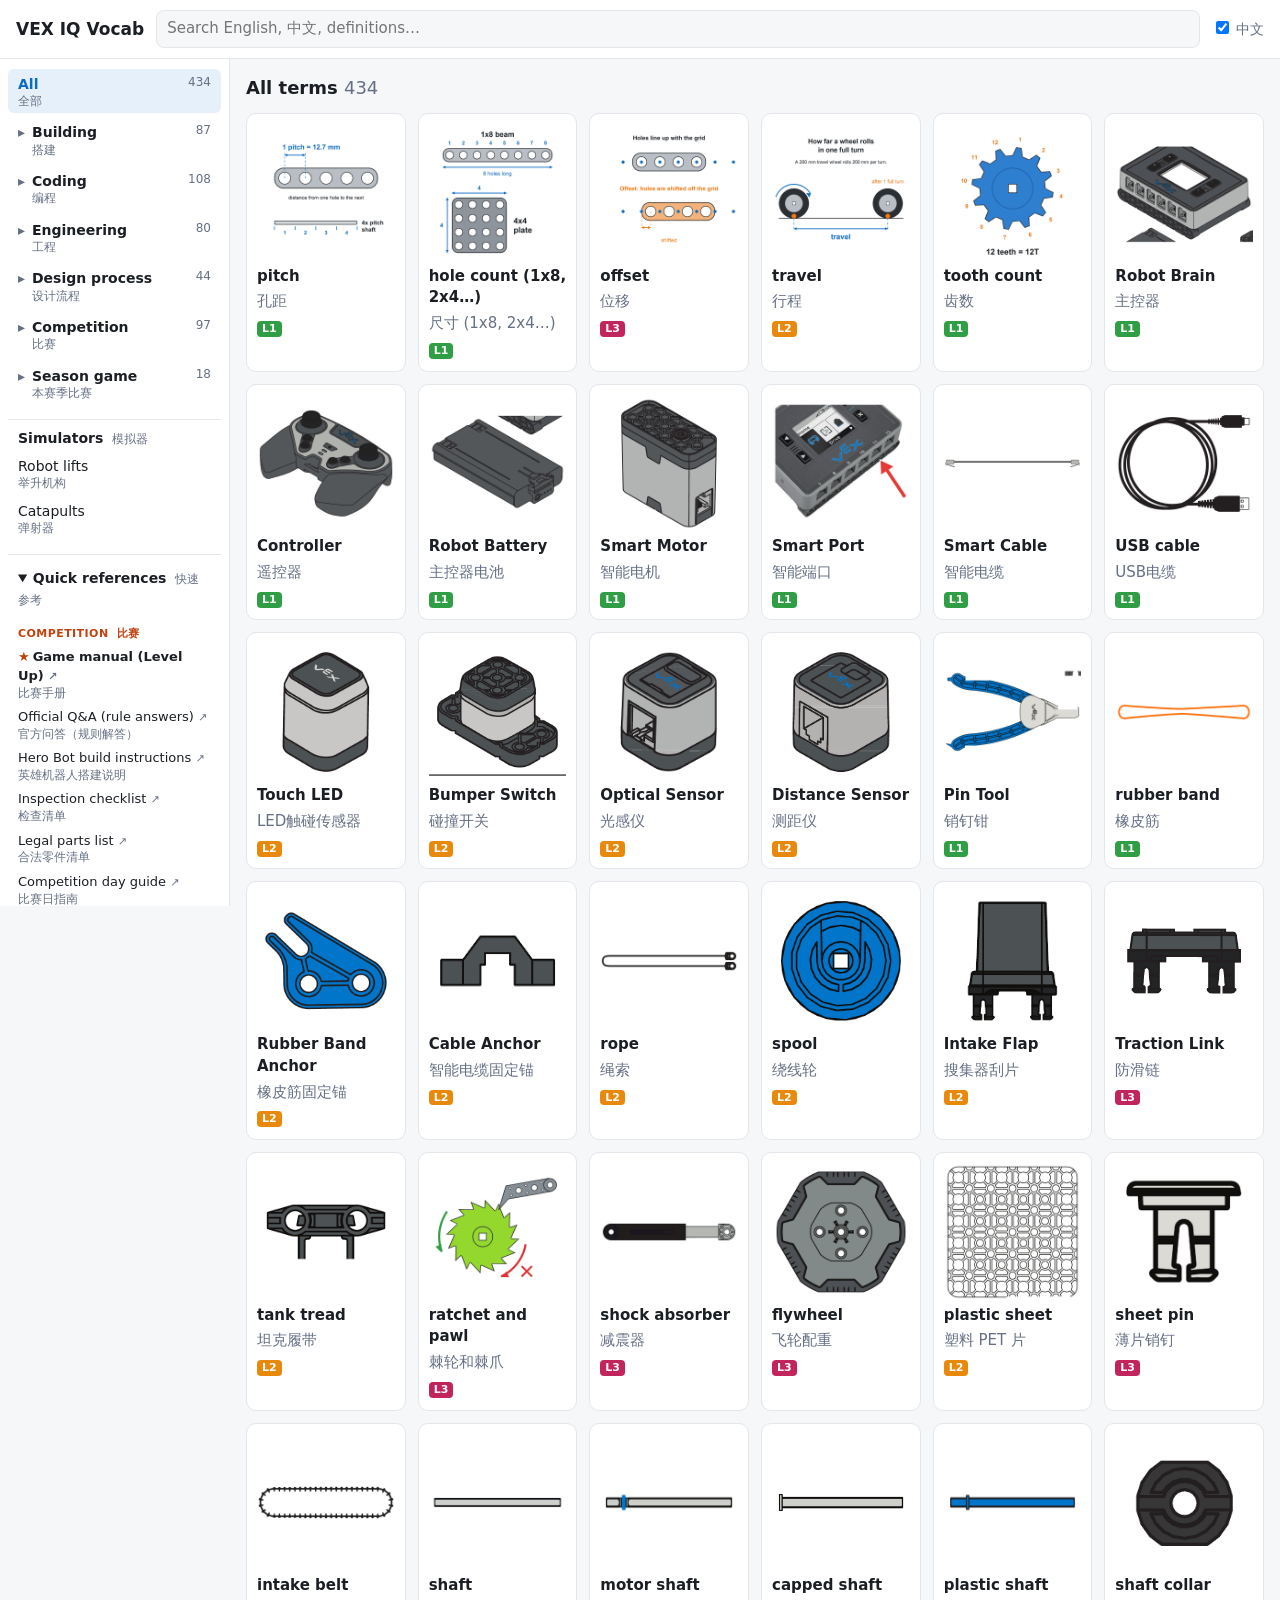
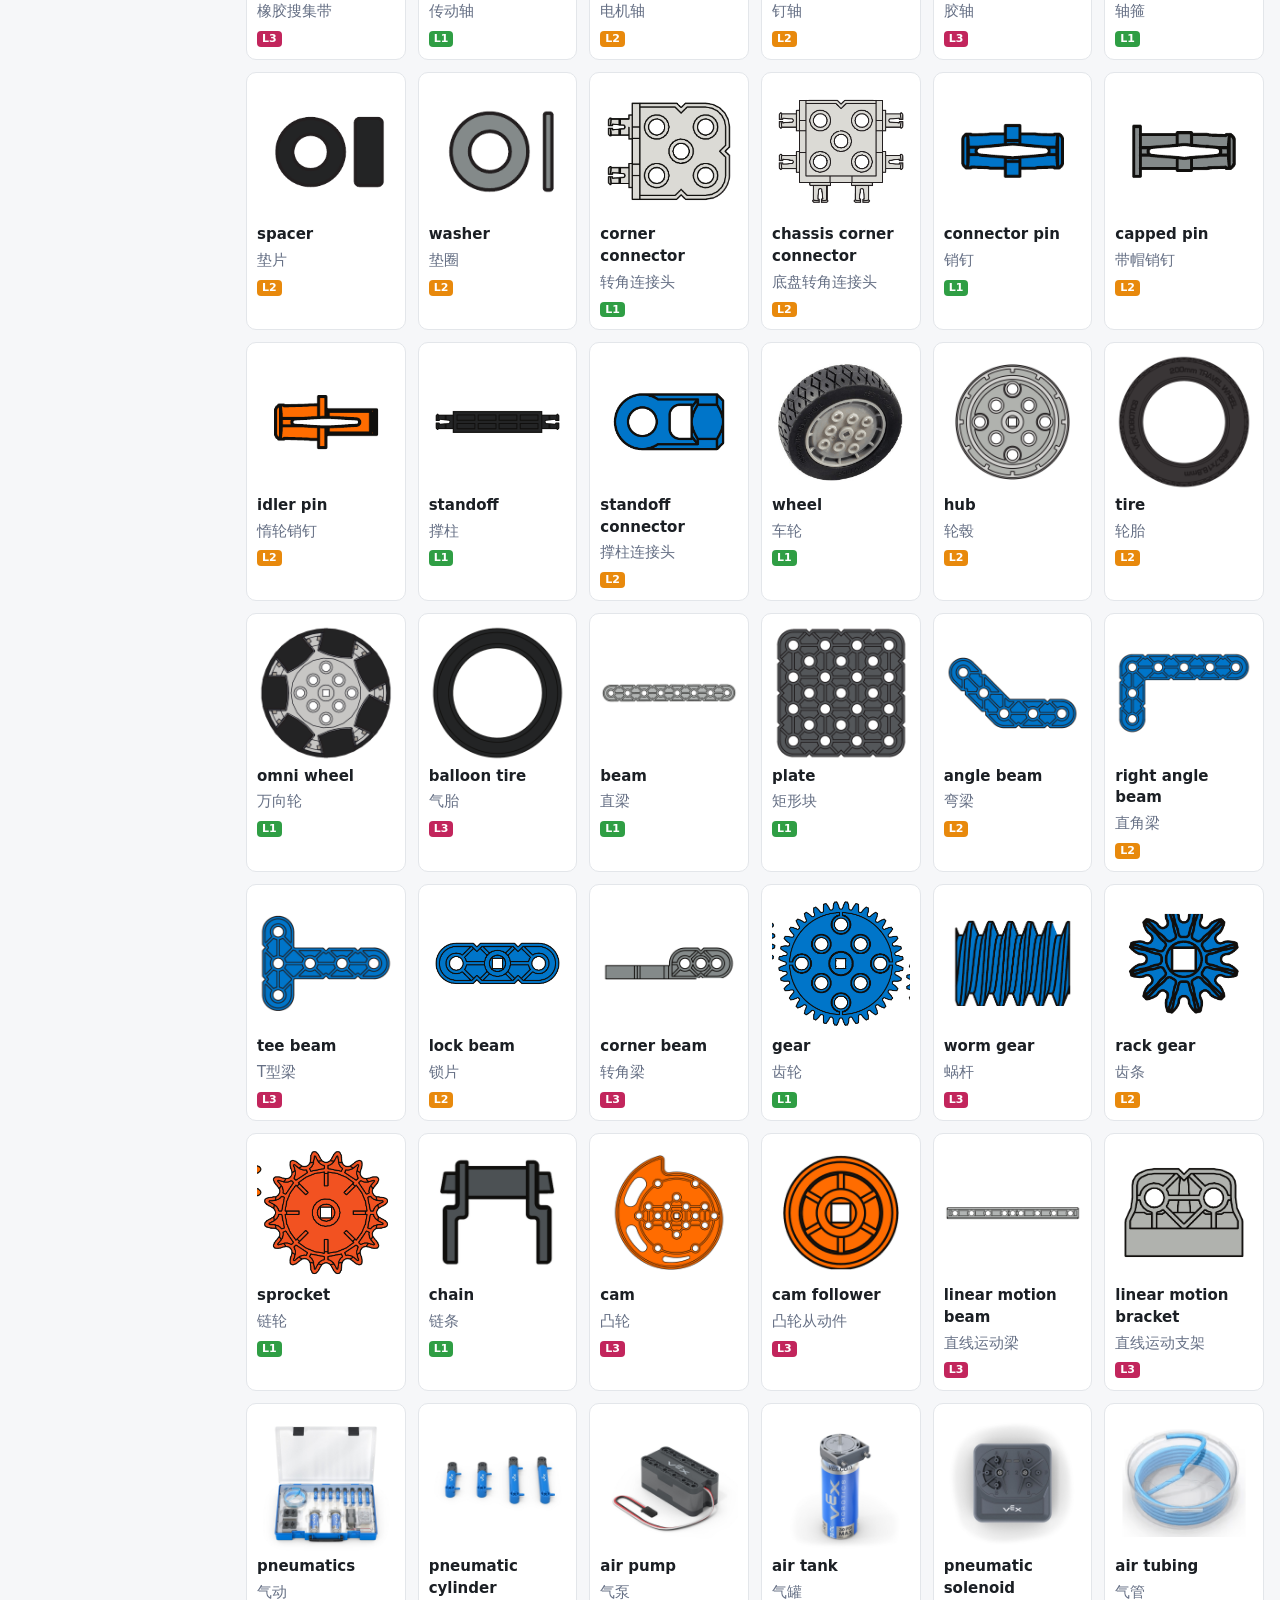
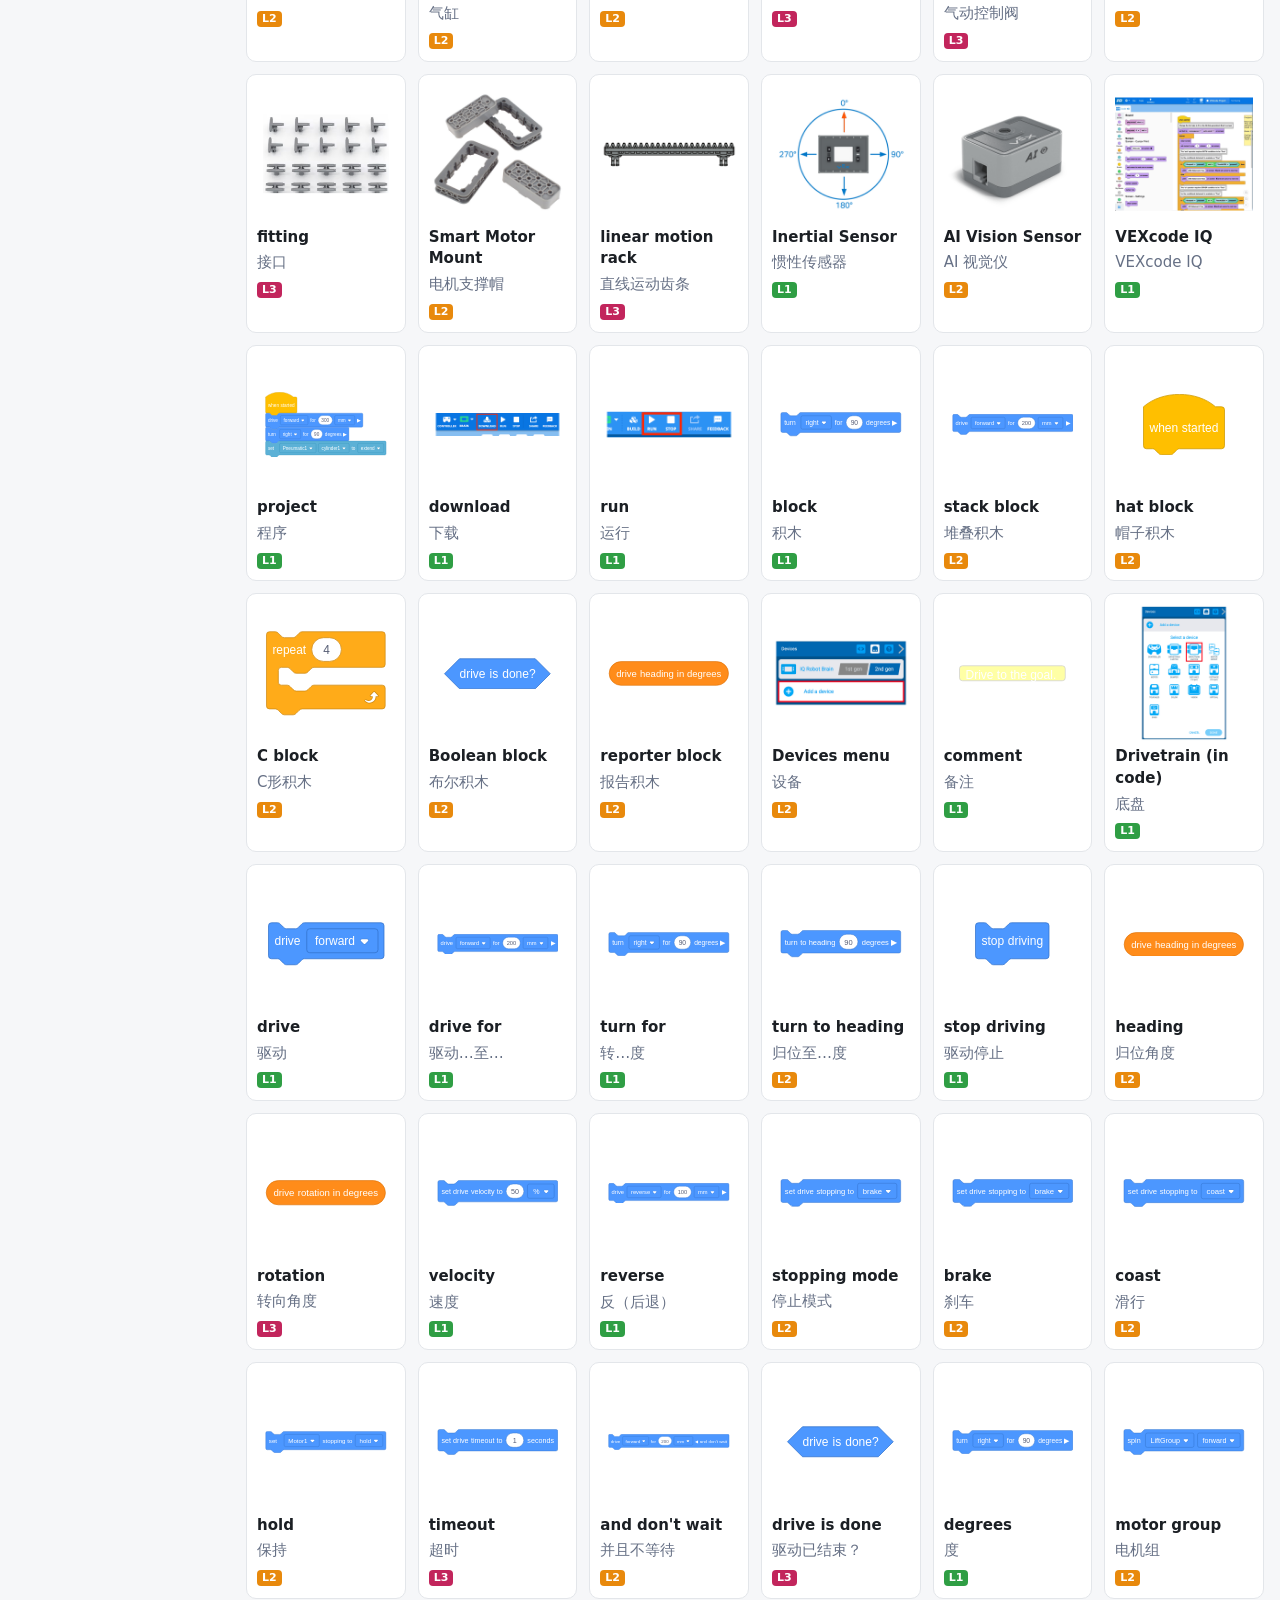
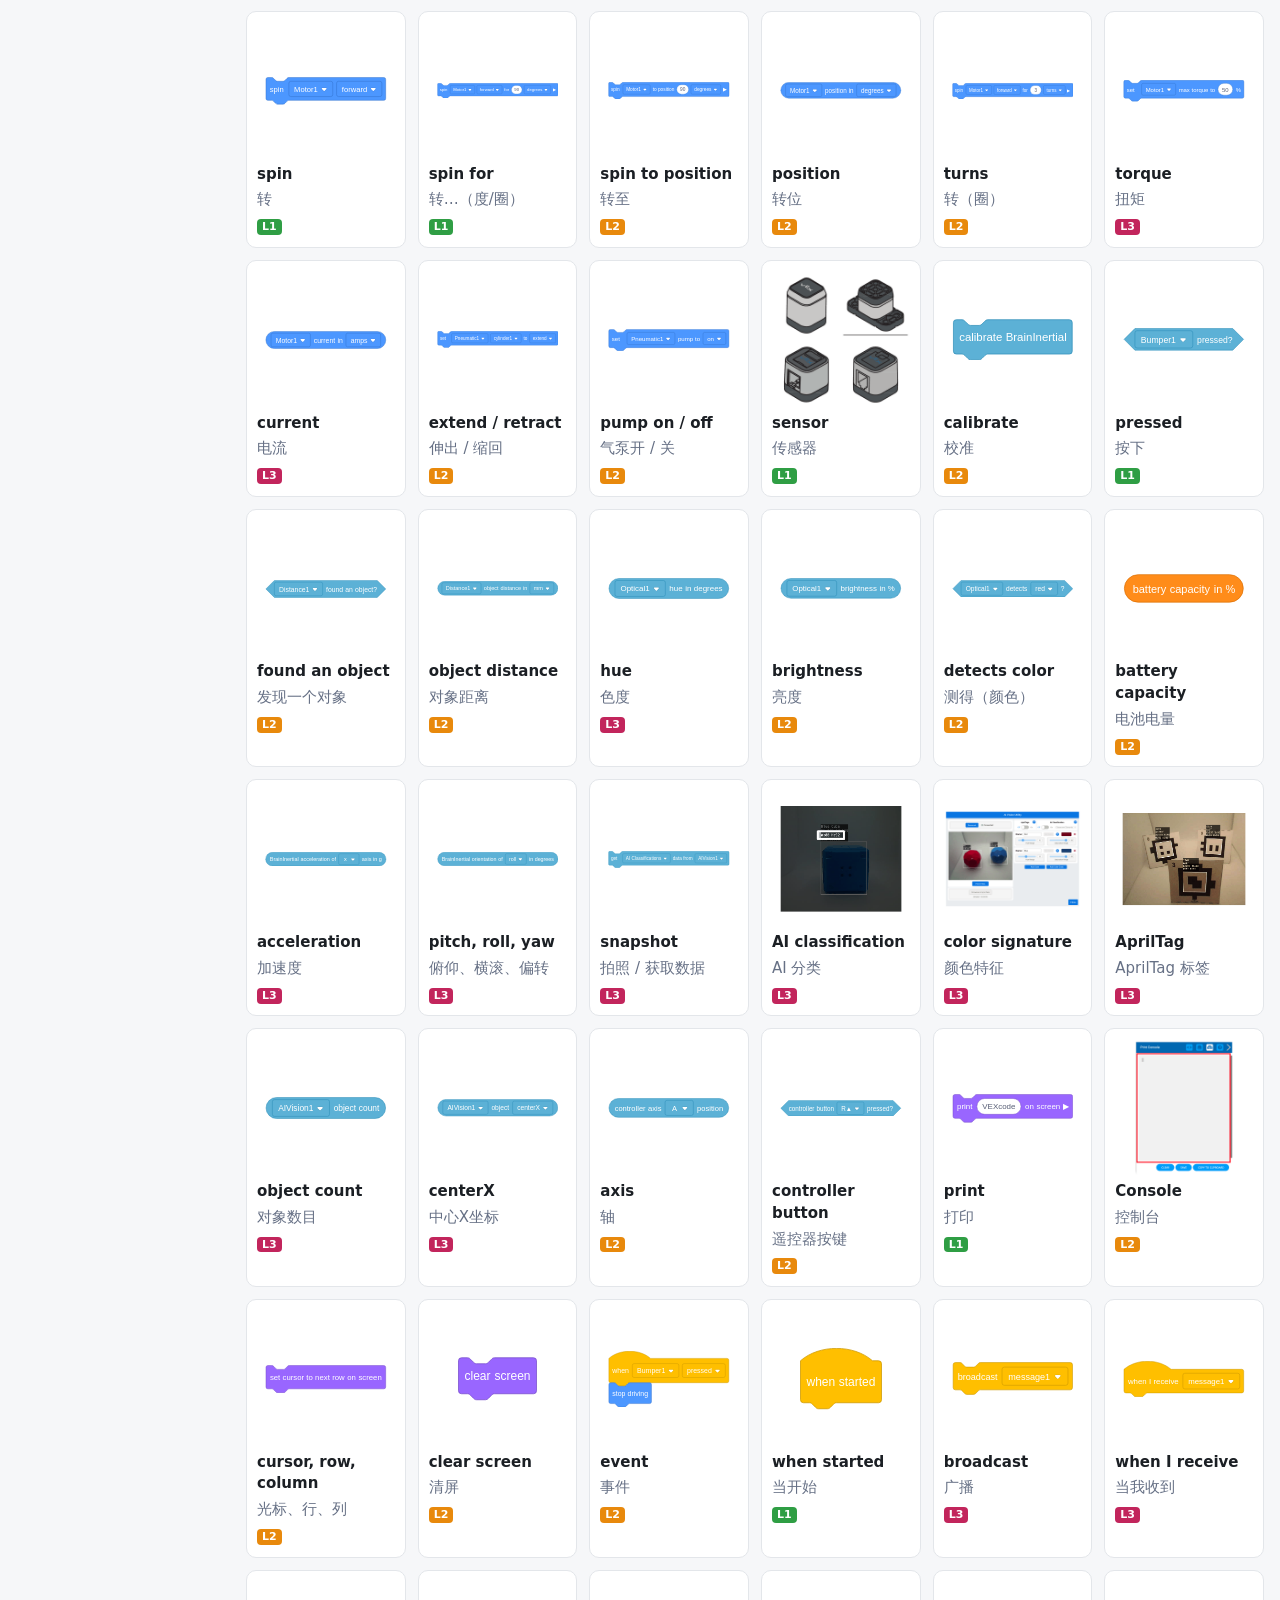
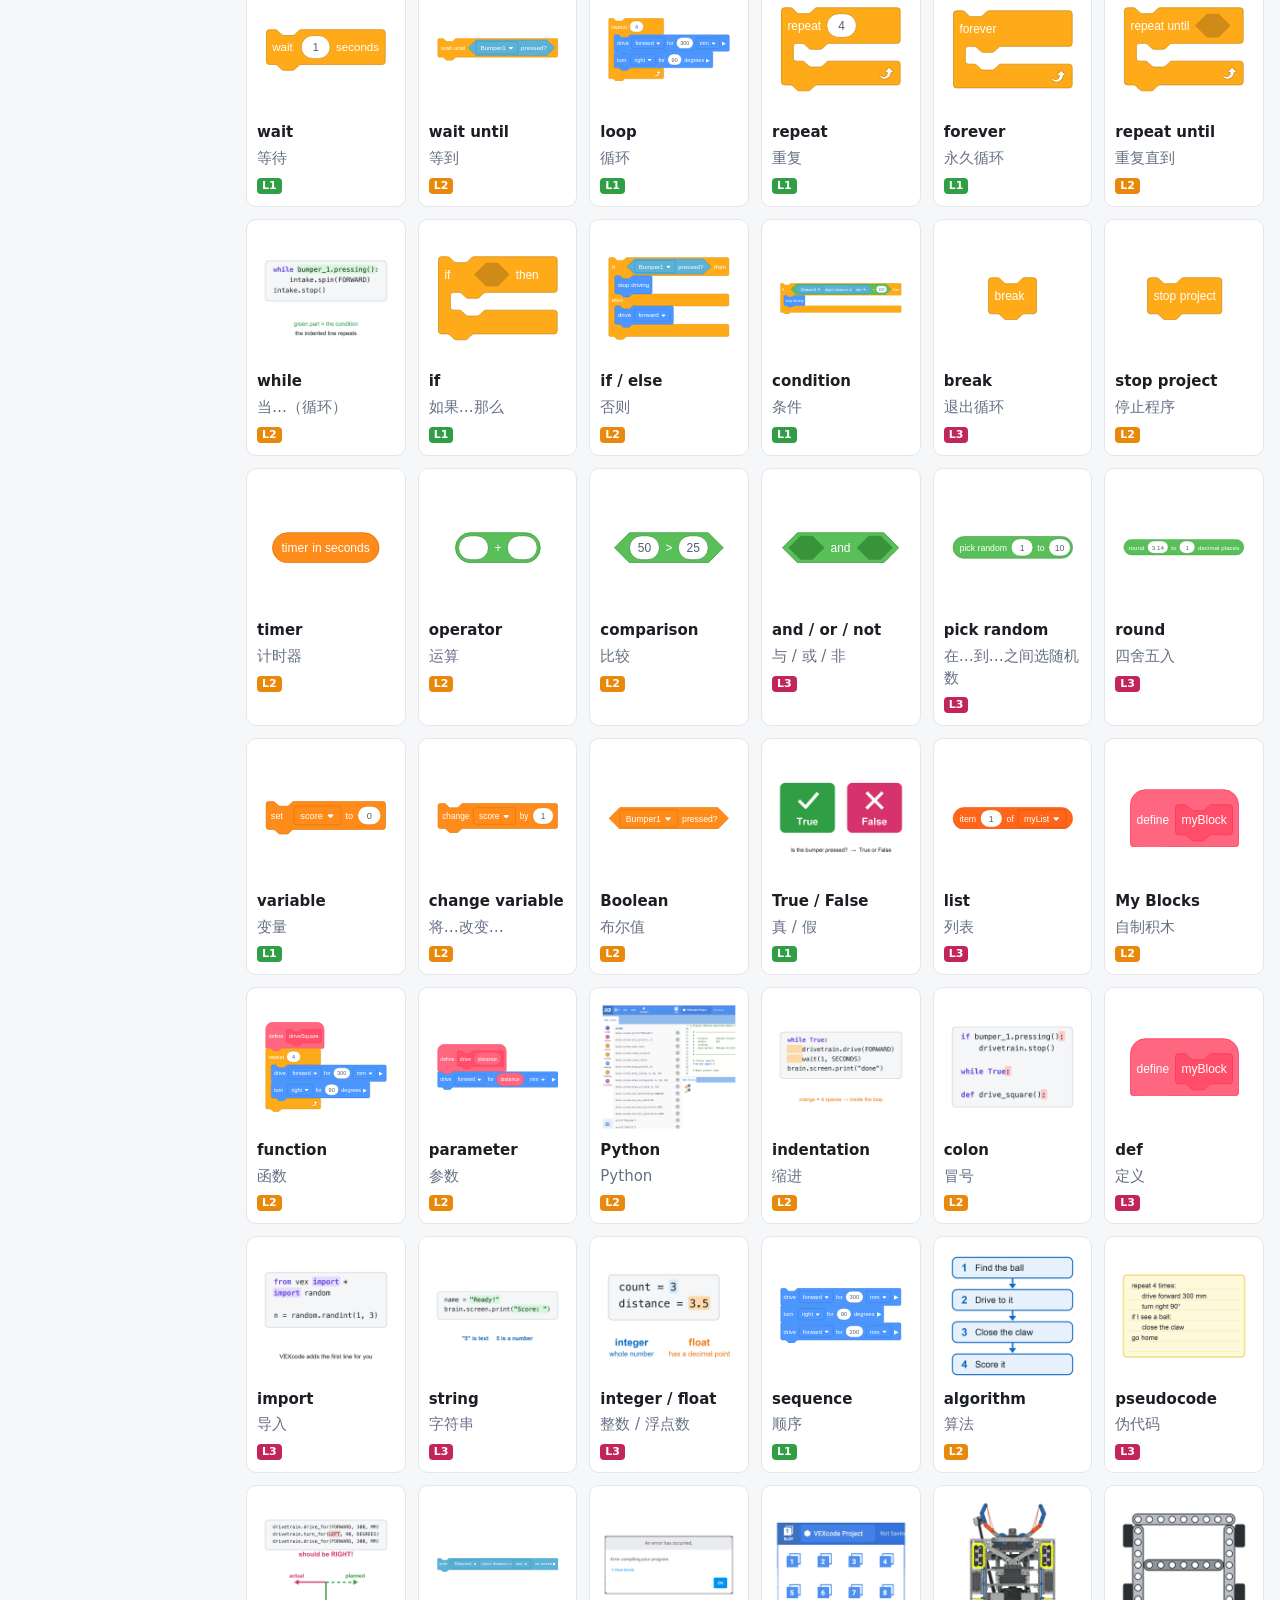
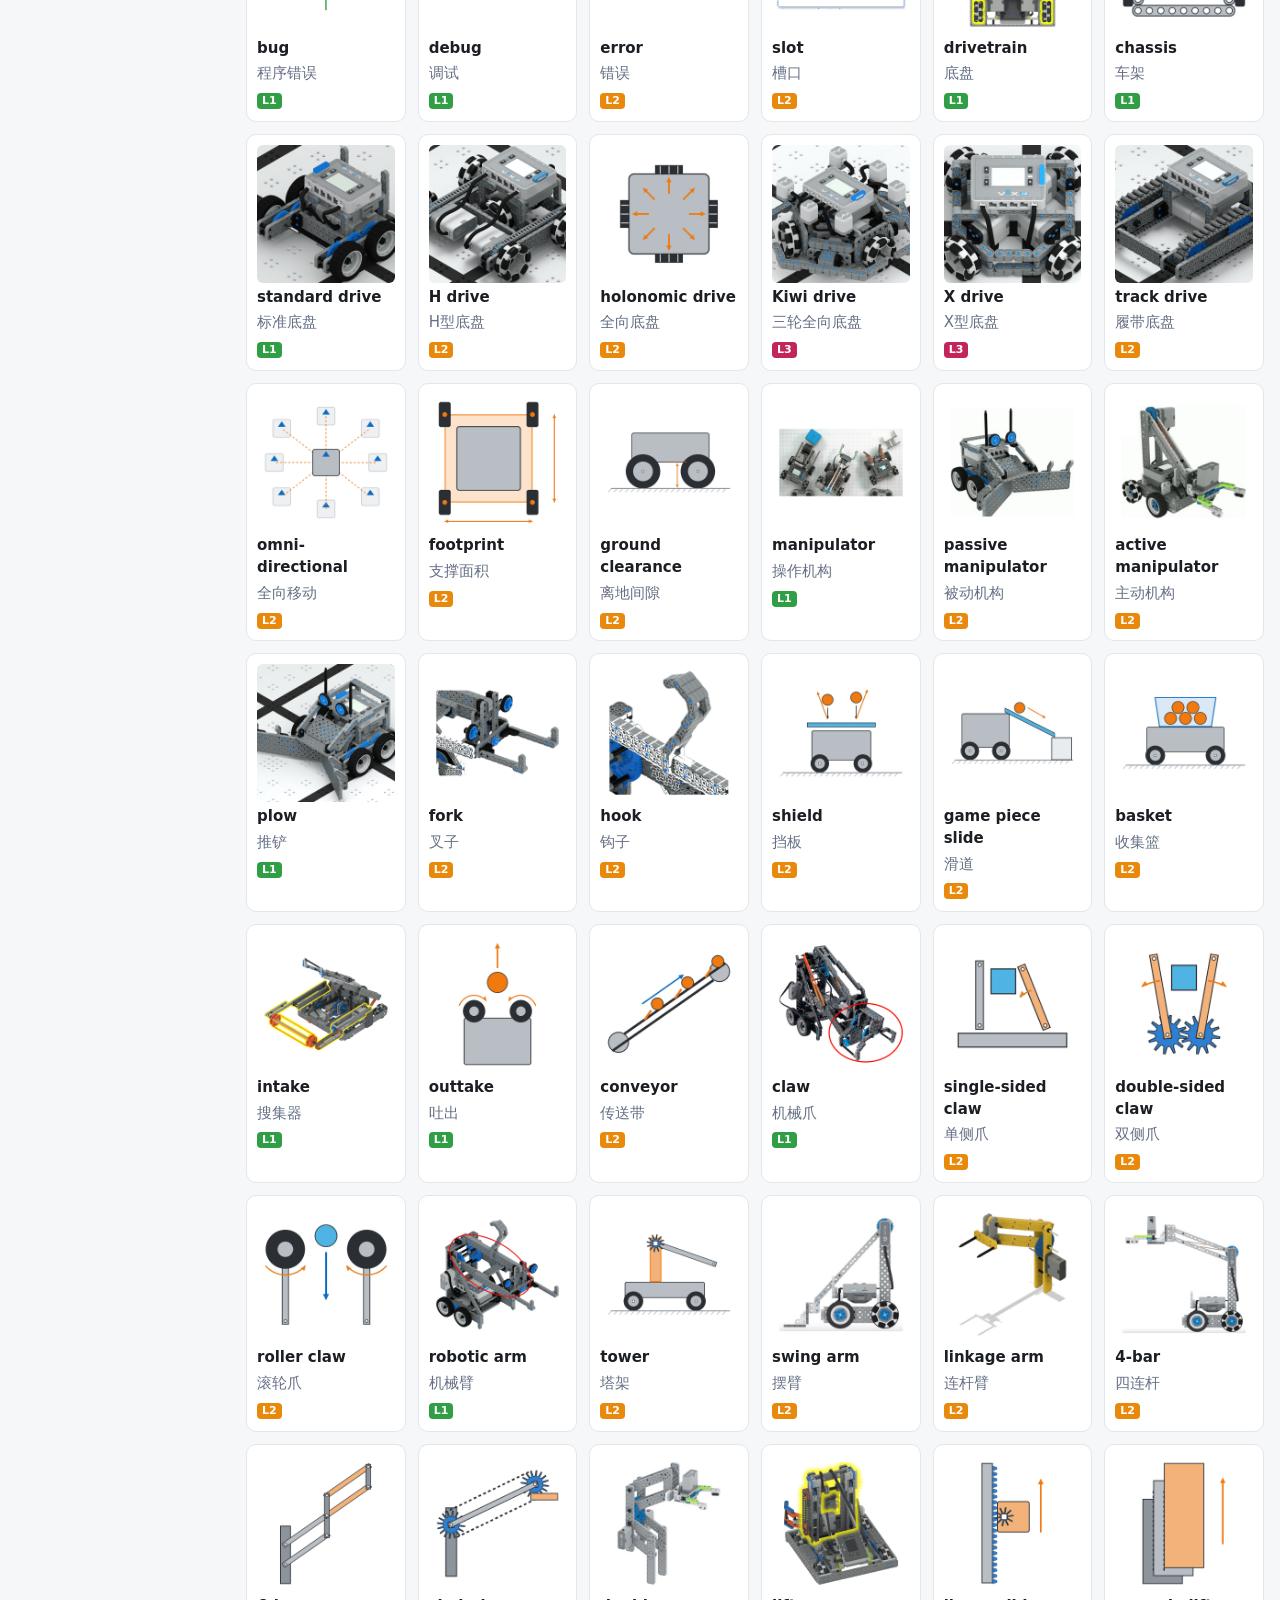
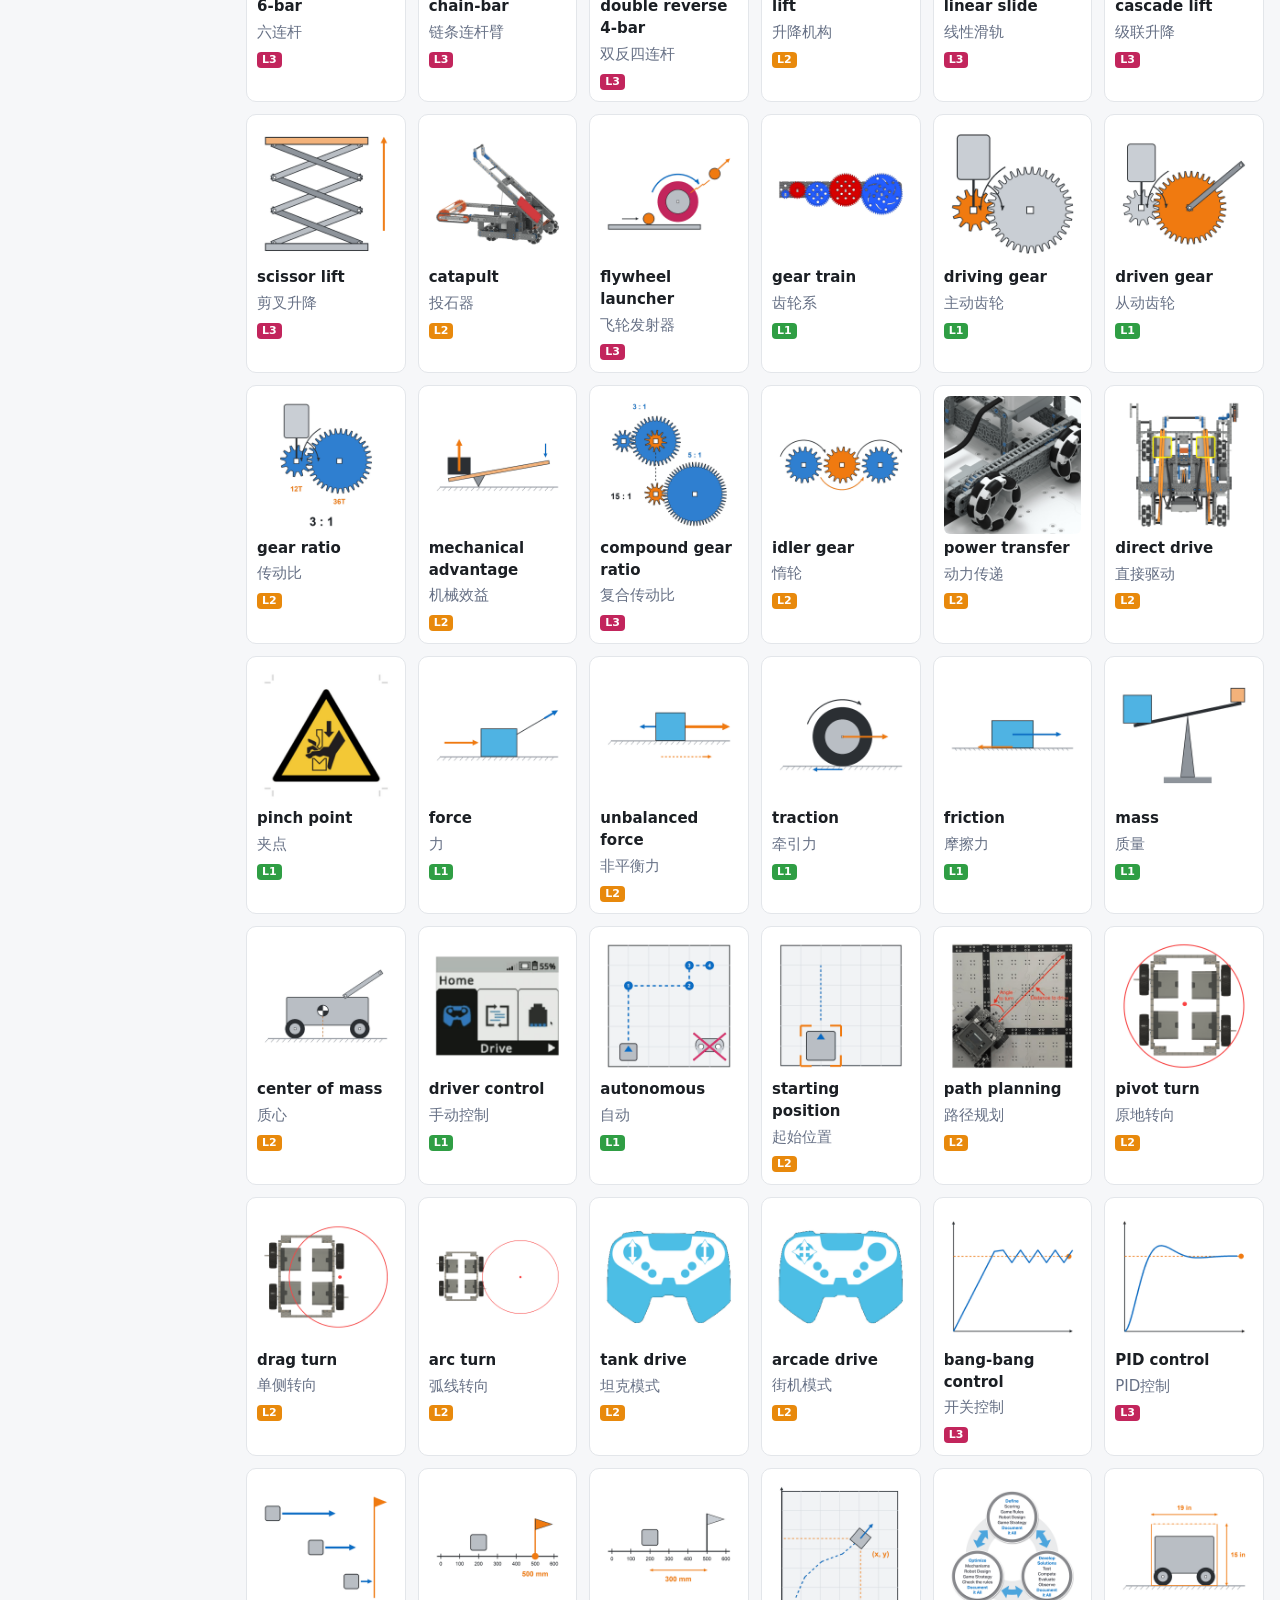
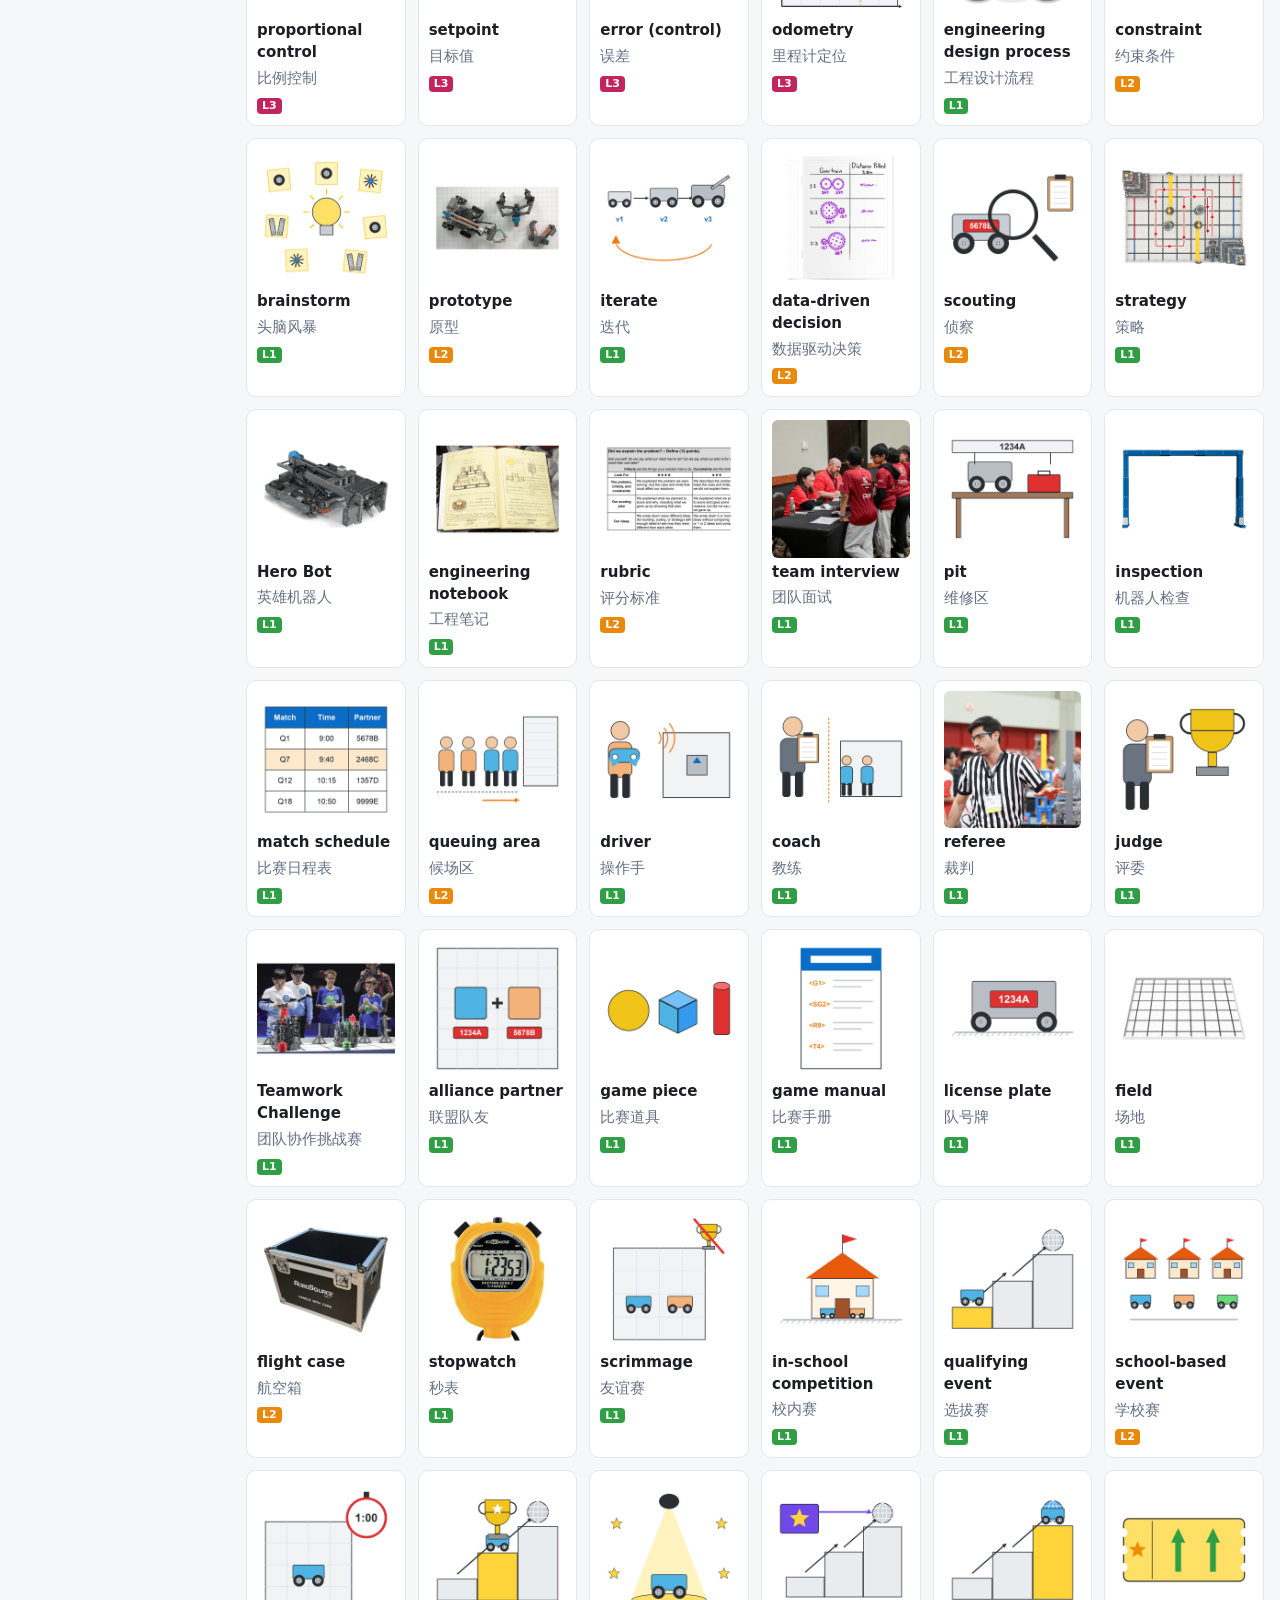
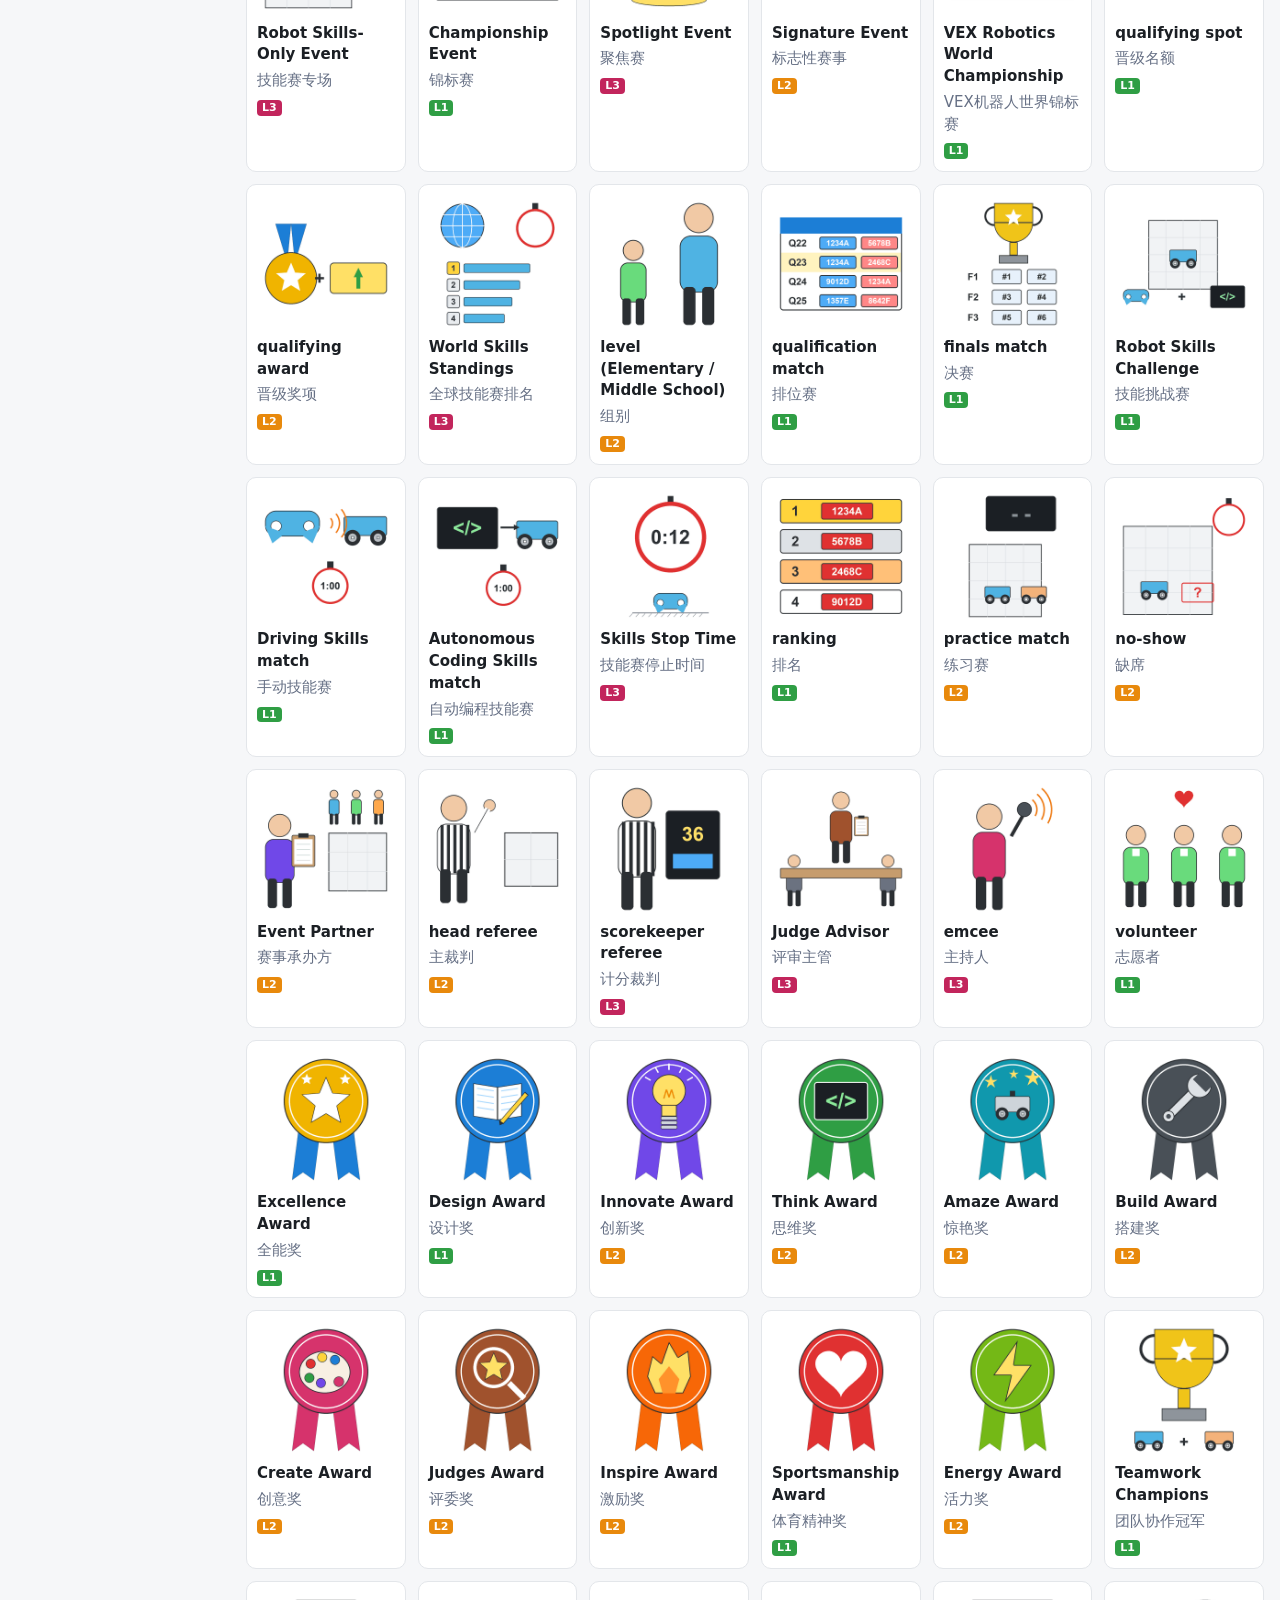
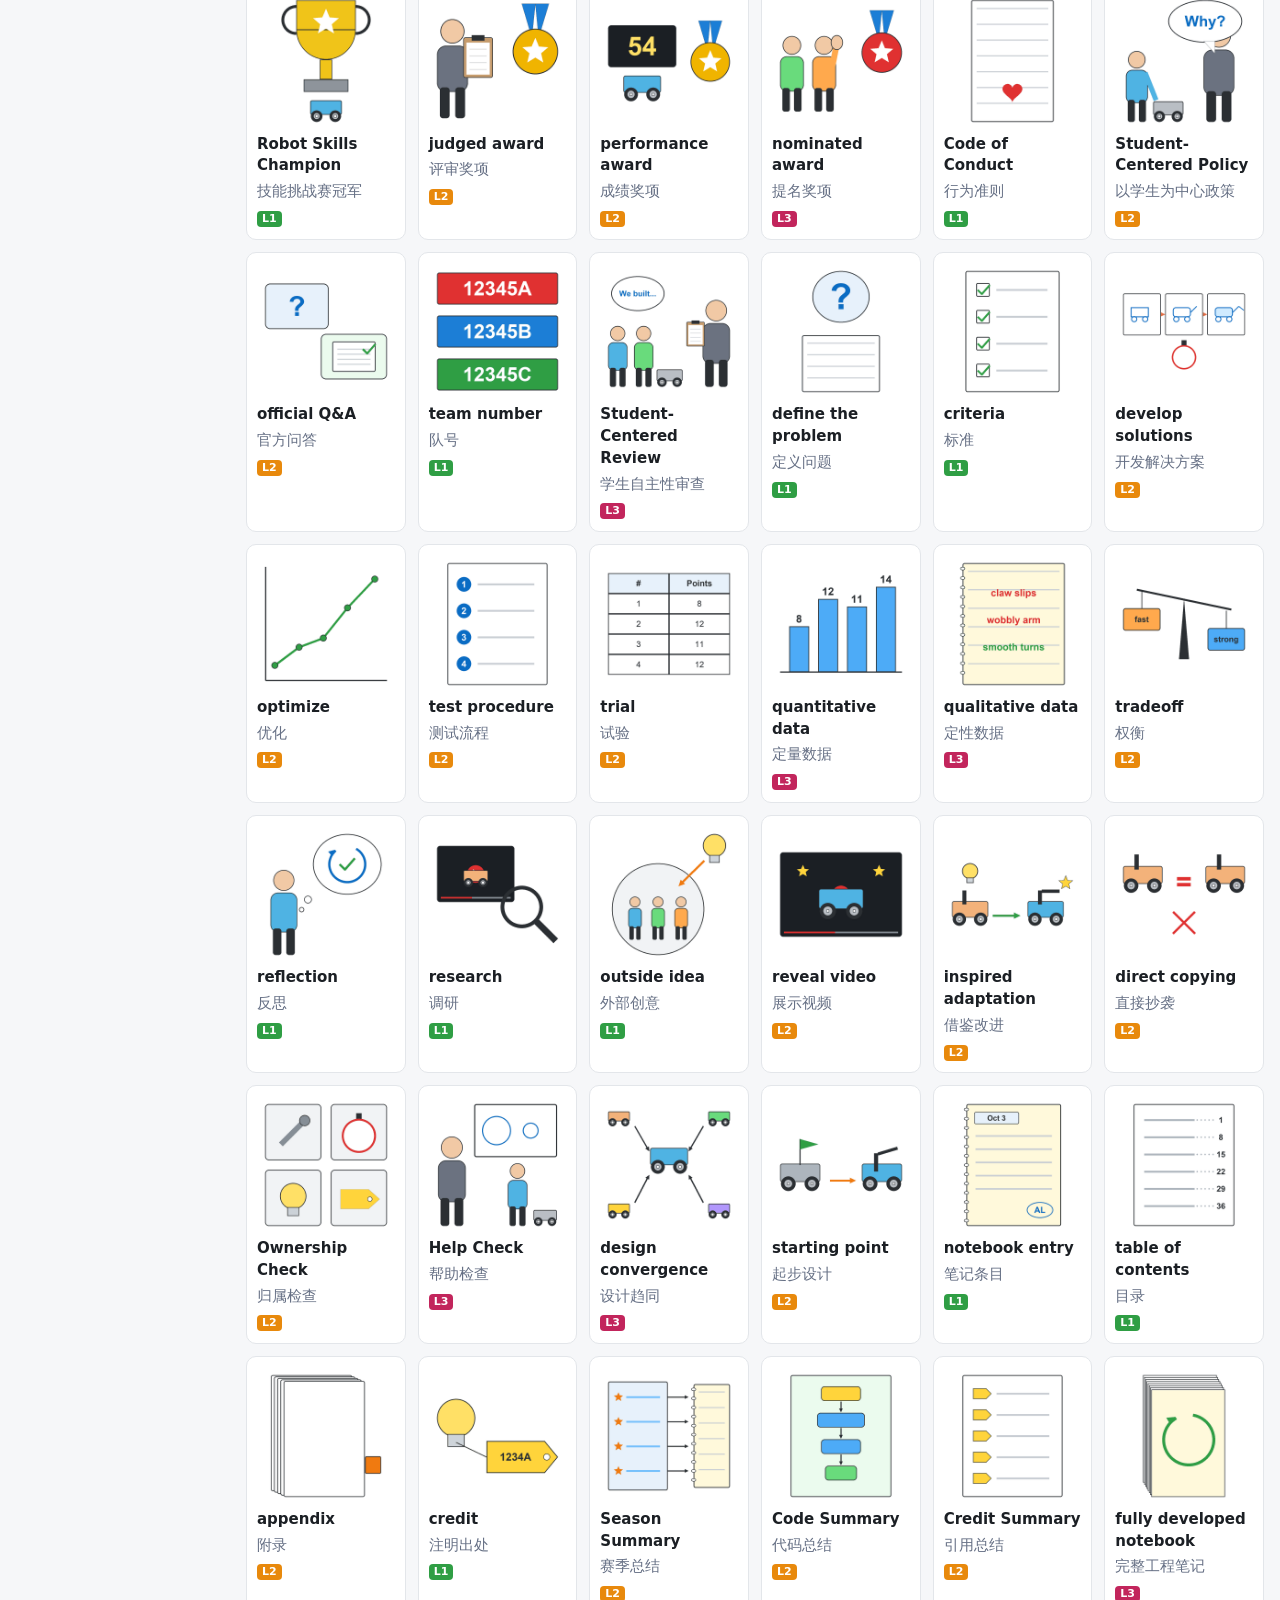
<file: app/index.html>
<!doctype html>
<html lang="en">
<head>
<meta charset="utf-8">
<meta name="viewport" content="width=device-width, initial-scale=1">
<title>VEX IQ Vocab</title>
<style>
  :root {
    --bg: #f6f7f9; --panel: #fff; --text: #1b1f24; --muted: #667085; --line: #e3e6ea;
    --accent: #0a6cc4; --accent-soft: #e6f0fa; --chip: #f0f2f5;
    --l1: #2f9e44; --l2: #e8890c; --l3: #c2255c; --ref-head: #c2410c;
  }
  @media (prefers-color-scheme: dark) {
    :root { --bg: #14171b; --panel: #1d2126; --text: #e8eaed; --muted: #9aa3ad; --line: #2c3238;
            --accent: #5aa9f0; --accent-soft: #1f3347; --chip: #262b31; --ref-head: #ff922b; }
  }
  * { box-sizing: border-box; }
  body { margin: 0; font: 15px/1.45 system-ui, -apple-system, "PingFang SC", "Microsoft YaHei", sans-serif;
         background: var(--bg); color: var(--text); }
  header { display: flex; gap: 12px; align-items: center; padding: 10px 16px; background: var(--panel);
           border-bottom: 1px solid var(--line); position: sticky; top: 0; z-index: 2; flex-wrap: wrap; }
  header h1 { font-size: 17px; margin: 0; white-space: nowrap; }
  header input[type=search] { flex: 1; min-width: 160px; padding: 7px 10px; border: 1px solid var(--line);
           border-radius: 8px; background: var(--bg); color: var(--text); font: inherit; }
  header label { color: var(--muted); font-size: 14px; white-space: nowrap; }
  .layout { display: grid; grid-template-columns: 230px 1fr; min-height: calc(100vh - 53px); }
  nav { border-right: 1px solid var(--line); padding: 10px 8px; background: var(--panel); overflow-y: auto;
        position: sticky; top: 53px; align-self: start; max-height: calc(100vh - 53px); }
  nav a { display: flex; justify-content: space-between; padding: 5px 10px; border-radius: 6px; color: var(--text);
          text-decoration: none; font-size: 14px; }
  nav a:hover { background: var(--chip); }
  nav a.active { background: var(--accent-soft); color: var(--accent); font-weight: 600; }
  nav a.domain { font-weight: 600; margin-top: 4px; }
  nav a.domain::before { content: "▸"; display: inline-block; width: 14px; color: var(--muted); font-weight: 400; }
  nav a.domain.open::before { content: "▾"; }
  nav a.domain > span:first-child { flex: 1; }
  nav a.sub { padding-left: 22px; color: var(--muted); }
  nav a.sub.active { color: var(--accent); }
  nav .count { color: var(--muted); font-weight: 400; font-size: 12px; }
  #sims { margin-top: 14px; border-top: 1px solid var(--line); padding-top: 8px; }
  #sims h3 { margin: 0 10px 2px; font-size: 14px; font-weight: 600; }
  #sims h3 .zh-text { font-weight: 400; color: var(--muted); font-size: 12px; margin-left: 4px; }
  .sim-frame { width: 100%; height: max(560px, calc(100vh - 150px)); border: 1px solid var(--line); border-radius: 12px; background: #fff; display: block; }
  .sim-head { display: flex; flex-wrap: wrap; align-items: baseline; gap: 4px 14px; margin-bottom: 10px; }
  .sim-head h2 { margin: 0; }
  .sim-head p { margin: 0; color: var(--muted); flex-basis: 100%; }
  #refs { margin-top: 14px; border-top: 1px solid var(--line); padding-top: 8px; }
  #refs summary { cursor: pointer; font-weight: 600; font-size: 14px; padding: 5px 10px; border-radius: 6px; }
  #refs summary:hover { background: var(--chip); }
  #refs h3 { margin: 12px 10px 2px; font-size: 11px; font-weight: 700; color: var(--ref-head); text-transform: uppercase; letter-spacing: .04em; }
  #refs a { display: block; padding: 4px 10px; font-size: 13px; }
  #refs .ext { color: var(--muted); font-size: 11px; }
  #refs a.key { font-weight: 600; }
  nav .sub-zh { display: block; font-size: 11.5px; font-weight: 400; color: var(--muted); line-height: 1.25; }
  .hide-zh nav .sub-zh, .hide-zh #refs .zh-text { display: none; }
  #refs h3 .zh-text { text-transform: none; letter-spacing: 0; margin-left: 4px; }
  #refs .sum-zh { font-weight: 400; color: var(--muted); font-size: 12px; margin-left: 4px; }
  nav a { align-items: flex-start; }
  #refs .star { color: var(--ref-head); margin-right: 3px; }
  main { padding: 16px; overflow-y: auto; }
  main h2 { margin: 0 0 12px; font-size: 18px; }
  .grid { display: grid; grid-template-columns: repeat(auto-fill, minmax(150px, 1fr)); gap: 12px; }
  .card { background: var(--panel); border: 1px solid var(--line); border-radius: 10px; padding: 10px;
          cursor: pointer; display: flex; flex-direction: column; gap: 4px; text-align: left; font: inherit; color: inherit;
          text-decoration: none; }
  .card:hover { border-color: var(--accent); }
  .thumb { aspect-ratio: 1; background: #fff; border-radius: 6px; display: grid; place-items: center; overflow: hidden; }
  .thumb img { width: 100%; height: 100%; object-fit: contain; }
  .thumb .none { color: #aab; font-size: 13px; }
  .card .en { font-weight: 600; }
  .card .zh { color: var(--muted); }
  .lvl { display: inline-block; font-size: 11px; font-weight: 700; color: #fff; border-radius: 4px; padding: 0 5px; }
  .lvl-1 { background: var(--l1); } .lvl-2 { background: var(--l2); } .lvl-3 { background: var(--l3); }
  .detail { display: grid; grid-template-columns: minmax(200px, 340px) 1fr; gap: 20px; background: var(--panel);
            border: 1px solid var(--line); border-radius: 12px; padding: 16px; }
  .detail .thumb { border: 1px solid var(--line); }
  .detail h2 { font-size: 26px; margin: 0; }
  .detail .zh { font-size: 22px; color: var(--muted); margin: 2px 0 10px; }
  .detail .short { font-size: 17px; margin: 0 0 10px; }
  .detail dl { display: grid; grid-template-columns: max-content 1fr; gap: 6px 14px; margin: 14px 0 0; font-size: 14px; }
  .detail dt { color: var(--muted); }
  .detail dd { margin: 0; }
  .chip { display: inline-block; background: var(--chip); border-radius: 6px; padding: 1px 7px; margin: 0 4px 4px 0;
          font-size: 13px; color: var(--text); text-decoration: none; }
  a.chip:hover { background: var(--accent-soft); color: var(--accent); }
  .back { display: inline-block; margin-bottom: 10px; color: var(--accent); text-decoration: none; }
  .hide-zh .zh-text { display: none; }
  .thumb .sb { width: 100%; height: 100%; display: grid; place-items: center; padding: 8px; }
  .thumb .sb svg { max-width: 100%; max-height: 100%; height: auto; }
  .blocks-big { background: #fff; border: 1px solid var(--line); border-radius: 8px; padding: 10px; overflow-x: auto; }
  pre.py { margin: 0; background: var(--chip); border-radius: 6px; padding: 8px 10px; overflow-x: auto; font-size: 14px; }
  .learn { display: inline-block; margin-top: 14px; color: var(--accent); font-weight: 600; text-decoration: none; }
  .learn:hover { text-decoration: underline; }
  .error { background: #fde8e8; color: #8a1c1c; padding: 12px; border-radius: 8px; }
  @media (max-width: 700px) {
    .layout { grid-template-columns: 1fr; }
    nav { position: static; max-height: none; border-right: 0; border-bottom: 1px solid var(--line); padding: 6px; }
    #nav { display: flex; flex-wrap: wrap; gap: 4px; }
    #nav a { white-space: nowrap; margin: 0; gap: 6px; background: var(--chip); }
    #refs, #sims { margin-top: 8px; }
    #sims-list { display: flex; flex-wrap: wrap; gap: 4px; }
    #sims-list a { background: var(--chip); }
    .sim-frame { height: 1100px; }
    #nav .sub-zh { display: inline; margin-left: 4px; }
    nav a.domain::before { display: none; }
    nav .subs { flex-basis: 100%; display: flex; gap: 4px; overflow-x: auto; padding-top: 2px; }
    nav a.sub { padding-left: 10px; }
    .detail { grid-template-columns: 1fr; }
  }
</style>
</head>
<body>
<header>
  <h1>VEX IQ Vocab</h1>
  <input type="search" id="q" placeholder="Search English, 中文, definitions…">
  <label><input type="checkbox" id="zh" checked> 中文</label>
</header>
<div class="layout">
  <nav><div id="nav"></div><div id="sims"><h3>Simulators <span class="zh-text">模拟器</span></h3><div id="sims-list"></div></div><details id="refs"><summary>Quick references <span class="zh-text sum-zh">快速参考</span></summary><div id="refs-list"></div></details></nav>
  <main id="main"></main>
</div>
<script src="vendor/scratchblocks.min.js"></script>
<script>
// Where the data lives, relative to this page (app/ sits next to data/ and images/).
const DATA = "../data/vocab.csv", IMAGES = "../images/";
const DOMAIN_NAMES = { BLD: "Building", CODE: "Coding", ENG: "Engineering", EDP: "Design process",
                       COMP: "Competition", SEASON: "Season game" };

// Simulators in the sidebar: copies of pages from the Chalkline sample course, saved in app/sims/ (see its README).
// Each is [key, English, 中文, page, one-line note].
const SIMS = [
  ["lifts", "Robot lifts", "举升机构", "sims/lifts.html?mode=four", "4-bar, 6-bar and DR4B. Change the bars and the tower, then press Lift. The orange box and red line are the VEX IQ size rules."],
  ["catapult", "Catapults", "弹射器", "sims/catapult.html?mode=choo", "Four ways to pull back and release: choo choo (standoffs), T-Fling, drop cam, and winch, latch and trigger. Try Slow motion."],
];

// Quick references in the sidebar: VEX sources only. Each link is [English, 中文, url, key]; key = true stars it. Update the season-specific links each season.
const REFS = [
  ["Competition", "比赛", [
    ["Game manual (Level Up)", "比赛手册", "https://link.vex.com/docs/26-27/viqrc/game-manual", true],
    ["Official Q&A (rule answers)", "官方问答（规则解答）", "https://events.vex.com/VIQRC/2026-2027/QA"],
    ["Hero Bot build instructions", "英雄机器人搭建说明", "https://library.globalrobotics.org/hc/en-us/articles/50816795175700"],
    ["Inspection checklist", "检查清单", "https://library.globalrobotics.org/hc/en-us/articles/51133522040596"],
    ["Legal parts list", "合法零件清单", "https://link.vex.com/docs/viqrc/legal-parts"],
    ["Competition day guide", "比赛日指南", "https://library.globalrobotics.org/hc/en-us/articles/52646217682452"],
    ["Find events and results", "查找赛事和成绩", "https://events.vex.com"],
  ]],
  ["Notebook & judging", "工程笔记与评审", [
    ["Engineering notebook basics", "工程笔记基础", "https://library.globalrobotics.org/hc/en-us/articles/52987181366932", true],
    ["Notebook rubric (student version)", "笔记评分表（学生版）", "https://link.vex.com/docs/global/engineering-notebook-rubric-student-friendly"],
    ["Interview rubric (student version)", "面试评分表（学生版）", "https://link.vex.com/docs/global/team-interview-rubric-student-friendly"],
    ["Student-Centered Policy", "以学生为中心政策", "https://library.globalrobotics.org/hc/en-us/articles/51372675292820", true],
  ]],
  ["Learn & code", "学习与编程", [
    ["VEX Library: VEX IQ", "VEX 知识库：VEX IQ", "https://kb.vex.com/hc/en-us/categories/360002324792"],
    ["VEX IQ STEM Labs", "VEX IQ STEM 实验室", "https://education.vex.com/stemlabs/iq"],
    ["VEXcode IQ (web)", "VEXcode IQ（网页版）", "https://codeiq.vex.com", true],
    ["VEXcode IQ command reference", "VEXcode IQ 指令参考", "https://api.vex.com/iq2/home/index.html"],
    ["Virtual Driving Skills practice", "虚拟手动技能赛练习", "https://library.globalrobotics.org/hc/en-us/articles/51569257994004"],
  ]],
];

let rows = [], byId = {}, ver = "";

// Minimal RFC 4180 CSV parser (quoted fields, "" escapes, newlines in quotes).
function parseCSV(text) {
  const out = []; let row = [], field = "", q = false;
  for (let i = 0; i < text.length; i++) {
    const c = text[i];
    if (q) {
      if (c === '"') { if (text[i + 1] === '"') { field += '"'; i++; } else q = false; }
      else field += c;
    } else if (c === '"') q = true;
    else if (c === ",") { row.push(field); field = ""; }
    else if (c === "\n") { row.push(field); out.push(row); row = []; field = ""; }
    else if (c !== "\r") field += c;
  }
  if (field || row.length) { row.push(field); out.push(row); }
  const [head, ...body] = out;
  return body.filter(r => r.some(Boolean)).map(r => Object.fromEntries(head.map((h, i) => [h, r[i] ?? ""])));
}

const esc = s => String(s).replace(/[&<>"]/g, c => ({ "&": "&amp;", "<": "&lt;", ">": "&gt;", '"': "&quot;" }[c]));
const list = s => s.split(";").map(x => x.trim()).filter(Boolean);
const DOMAIN_ZH = { BLD: "搭建", CODE: "编程", ENG: "工程", EDP: "设计流程", COMP: "比赛", SEASON: "本赛季比赛" };
const SUB_ZH = { general: "通用", electronics: "电子部件", specialty: "特殊件", shafts: "轴", connectors: "连接件",
  "pins-standoffs": "销钉与撑柱", wheels: "轮子", "beams-plates": "梁与板", gears: "齿轮", "sprockets-chain": "链轮与链条",
  cams: "凸轮", "linear-motion": "直线运动", pneumatics: "气动", basics: "基础", drivetrain: "驱动", motion: "运动",
  sensing: "侦测", vision: "视觉", controller: "遥控器", "screen-console": "屏幕与控制台", events: "事件", control: "控制",
  operators: "运算", variables: "变量", functions: "函数", python: "Python", concepts: "编程概念",
  drivetrains: "底盘", manipulators: "操作机构", "power-transfer": "动力传递", forces: "力", "control-techniques": "控制技术",
  process: "流程", notebook: "工程笔记", interview: "面试", tiers: "赛事级别", roles: "角色", matches: "比赛场次",
  rules: "规则", awards: "奖项", "game-elements": "比赛道具", scoring: "计分", field: "场地" };
// COMP "events" are event-day words, not VEXcode events.
const subZh = (d, s) => d === "COMP" && s === "events" ? "赛事" : (SUB_ZH[s] || "");
const SUB_NAMES = { "pins-standoffs": "Pins & Standoffs", "beams-plates": "Beams & Plates",
                    "sprockets-chain": "Sprockets & Chain", "screen-console": "Screen & Console",
                    "functions": "My Blocks & Functions" };
const titleSub = s => SUB_NAMES[s] || s.replace(/-/g, " ").replace(/^./, c => c.toUpperCase());
const thumb = r => `<div class="thumb">${r.image ? `<img src="${IMAGES}${esc(r.image)}${ver}" alt="${esc(r.term_en)}" loading="lazy">`
                                         : r.blocks ? `<div class="sb" data-blocks="${esc(r.id)}"></div>`
                                         : `<span class="none">no image</span>`}</div>`;

// ---- Drawing VEXcode blocks with scratchblocks -------------------------------------------
// VEX-specific blocks aren't in Scratch, so scratchblocks doesn't know their color. We give each
// one the Scratch category whose color VEXcode uses, picked from the subdomain or the first word.
const SUB_CATEGORY = { drivetrain: "motion", motion: "motion", sensing: "sensing", vision: "sensing",
  controller: "sensing", "screen-console": "looks", events: "events", control: "control",
  operators: "operators", variables: "variables", functions: "custom" };
function categoryFor(line, sub) {
  if (/^when /.test(line)) return "events hat";
  if (/^(drive|turn|spin|stop driving|set drive|set \[Motor)/.test(line)) return "motion";
  return SUB_CATEGORY[sub] || "sensing";
}
function blockSVG(r) {
  if (!window.scratchblocks) return null;
  const doc = scratchblocks.parse(r.blocks, { languages: ["en"] });
  // Recolor every block scratchblocks didn't recognize ("obsolete" = red), including nested ones.
  const fix = (node, top) => {
    if (!node || typeof node !== "object") return;
    if (node.info && node.info.category === "custom-arg") node.info.category = "custom";   // no scratch3 color for it
    if (node.info && node.info.category === "obsolete") {
      const text = (node.children || []).map(c => c.value ?? c.label?.value ?? "").join(" ").trim();
      const cat = top ? categoryFor(text, r.subdomain) : "sensing";
      node.info.category = cat.split(" ")[0];
      if (cat.endsWith("hat")) node.info.shape = "hat";
    }
    (node.children || []).forEach(c => fix(c, false));
    (node.blocks || []).forEach(b => fix(b, true));
  };
  doc.scripts.forEach(sc => fix(sc, true));
  return scratchblocks.render(doc, { style: "scratch3", scale: 0.75 });
}
function drawBlocks(root) {
  root.querySelectorAll("[data-blocks]").forEach(el => {
    try { const svg = blockSVG(byId[el.dataset.blocks]); if (svg) el.replaceChildren(svg); } catch (e) { el.textContent = byId[el.dataset.blocks].blocks; }
  });
}

function buildRefs() {
  document.getElementById("refs-list").innerHTML = REFS.map(([group, gzh, links]) => `<h3>${esc(group)} <span class="zh-text">${esc(gzh)}</span></h3>` +
    links.map(([label, zh, url, key]) => `<a href="${esc(url)}" target="_blank" rel="noopener"${key ? ' class="key"' : ""}>${key ? '<span class="star">★</span>' : ""}${esc(label)} <span class="ext">↗</span><span class="sub-zh zh-text">${esc(zh)}</span></a>`).join("")).join("");
  // Open on wide screens; on phones it starts folded so the term list stays near the top.
  document.getElementById("refs").open = window.matchMedia("(min-width: 701px)").matches;
}

function buildSims(active) {
  document.getElementById("sims-list").innerHTML = SIMS.map(([key, en, zh]) =>
    `<a href="#sim=${key}" class="${active === key ? "active" : ""}"><span>${esc(en)}<span class="sub-zh zh-text">${esc(zh)}</span></span></a>`).join("");
}

function showSim(key) {
  const [, en, zh, page, note] = SIMS.find(s => s[0] === key);
  document.getElementById("main").innerHTML = `<div class="sim-head"><h2>${esc(en)} <span class="zh-text" style="color:var(--muted);font-weight:400">${esc(zh)}</span></h2>
    <a class="learn" style="margin:0" href="${esc(page)}" target="_blank" rel="noopener">Open full screen ↗</a><p>${esc(note)}</p></div>
    <iframe class="sim-frame" src="${esc(page)}" title="${esc(en)}"></iframe>`;
  // On phones the simulator stacks into one long column: grow the frame to fit it, so the page scrolls, not the frame.
  const f = document.querySelector(".sim-frame");
  f.onload = () => { if (matchMedia("(max-width: 700px)").matches)
    try { f.style.height = (f.contentDocument.body.offsetHeight + 4) + "px"; } catch {} };
}

function buildNav(active) {
  const tree = {};
  for (const r of rows) ((tree[r.domain] ??= {})[r.subdomain] ??= []).push(r);
  let html = `<a href="#" class="${active === "" ? "active" : ""}"><span>All<span class="sub-zh zh-text">全部</span></span> <span class="count">${rows.length}</span></a>`;
  // Accordion: every domain is listed, but only the open one (the domain being viewed) shows its subdomains.
  const open = (active || "").split("/")[0];
  for (const [d, subs] of Object.entries(tree)) {
    const n = Object.values(subs).flat().length;
    html += `<a href="#${d}" class="domain ${d === open ? "open" : ""} ${active === d ? "active" : ""}"><span>${esc(DOMAIN_NAMES[d] || d)}<span class="sub-zh zh-text">${esc(DOMAIN_ZH[d] || "")}</span></span> <span class="count">${n}</span></a>`;
    if (d !== open) continue;
    html += `<div class="subs">`;
    for (const [s, items] of Object.entries(subs))
      html += `<a href="#${d}/${s}" class="sub ${active === d + "/" + s ? "active" : ""}"><span>${esc(titleSub(s))}<span class="sub-zh zh-text">${esc(subZh(d, s))}</span></span> <span class="count">${items.length}</span></a>`;
    html += `</div>`;
  }
  document.getElementById("nav").innerHTML = html;
}

function showGrid(title, items) {
  document.getElementById("main").innerHTML = `<h2>${esc(title)} <span class="count" style="color:var(--muted);font-weight:400">${items.length}</span></h2>
    <div class="grid">${items.map(r => `
      <a class="card" href="#id=${r.id}">${thumb(r)}
        <span class="en">${esc(r.term_en)}</span>
        <span class="zh zh-text">${esc(r.zh)}</span>
        <span><span class="lvl lvl-${r.level}">L${r.level}</span></span>
      </a>`).join("")}</div>`;
  drawBlocks(document.getElementById("main"));
}

function showDetail(r) {
  const refs = list(r.confused_with).map(id => byId[id]).filter(Boolean)
    .map(x => `<a class="chip" href="#id=${x.id}">${esc(x.term_en)}</a>`).join("");
  const field = (label, v) => v ? `<dt>${label}</dt><dd>${v}</dd>` : "";
  document.getElementById("main").innerHTML = `
    <a class="back" href="#${r.domain}/${r.subdomain}">← ${esc(DOMAIN_NAMES[r.domain] || r.domain)} / ${esc(titleSub(r.subdomain))}</a>
    <div class="detail">${thumb(r)}
      <div>
        <h2>${esc(r.term_en)} <span class="lvl lvl-${r.level}">L${r.level}</span></h2>
        <div class="zh zh-text">${esc(r.zh)}</div>
        <p class="short">${esc(r.short_def)}</p>
        ${r.explanation ? `<p>${esc(r.explanation)}</p>` : ""}
        ${r.example ? `<p><em>“${esc(r.example)}”</em></p>` : ""}
        <dl>
          ${field("Also called", list(r.aka).map(a => `<span class="chip">${esc(a)}</span>`).join(""))}
          ${field("Confused with", refs)}
          ${field("Blocks", r.blocks && `<div class="blocks-big" data-blocks="${esc(r.id)}">${esc(r.blocks)}</div>`)}
          ${field("Python", r.python && `<pre class="py"><code>${esc(r.python)}</code></pre>`)}
          ${field("Tags", list(r.tags).map(t => `<span class="chip">${esc(t)}</span>`).join(""))}
          ${field("Store SKUs", list(r.store_skus).map(s => `<span class="chip">${esc(s)}</span>`).join(""))}
          ${field("ID · status", `${esc(r.id)} · ${esc(r.status)}`)}
        </dl>
        ${r.ref_url ? `<a class="learn" href="${esc(r.ref_url)}" target="_blank" rel="noopener">Learn more ↗</a>` : ""}
      </div>
    </div>`;
  drawBlocks(document.getElementById("main"));
}

function route() {
  const h = decodeURIComponent(location.hash.slice(1));
  const q = document.getElementById("q").value.trim().toLowerCase();
  if (q) {
    buildNav(null); buildSims(null);
    const hits = rows.filter(r => [r.term_en, r.aka, r.zh, r.short_def, r.explanation, r.tags]
      .some(v => v.toLowerCase().includes(q)));
    return showGrid(`Search: “${q}”`, hits);
  }
  const sim = h.startsWith("sim=") && SIMS.find(s => s[0] === h.slice(4));
  buildSims(sim ? sim[0] : null);
  if (sim) { buildNav(null); return showSim(sim[0]); }
  if (h.startsWith("id=") && byId[h.slice(3)]) { const r = byId[h.slice(3)]; buildNav(`${r.domain}/${r.subdomain}`); return showDetail(r); }
  buildNav(h);
  const [d, s] = h.split("/");
  if (!d) return showGrid("All terms", rows);
  const items = rows.filter(r => r.domain === d && (!s || r.subdomain === s));
  showGrid(s ? `${DOMAIN_NAMES[d] || d} / ${titleSub(s)}` : (DOMAIN_NAMES[d] || d), items);
}

const zhBox = document.getElementById("zh");
try { zhBox.checked = localStorage.getItem("showZh") !== "0"; } catch {}
const applyZh = () => { document.body.classList.toggle("hide-zh", !zhBox.checked);
                        try { localStorage.setItem("showZh", zhBox.checked ? "1" : "0"); } catch {} };
zhBox.addEventListener("change", applyZh); applyZh();
buildRefs(); buildSims(null);
document.getElementById("q").addEventListener("input", route);
addEventListener("hashchange", () => { document.getElementById("q").value = ""; route(); });

// "no-cache" makes the browser check for a newer CSV on every load (GitHub Pages otherwise lets it
// reuse a copy for 10 minutes). Image URLs carry the CSV's date so replaced images refresh too.
fetch(DATA, { cache: "no-cache" }).then(r => {
    if (!r.ok) throw new Error(`${DATA}: HTTP ${r.status}`);
    const lm = r.headers.get("last-modified");
    if (lm) ver = "?v=" + Date.parse(lm);
    return r.text(); })
  .then(t => { rows = parseCSV(t); byId = Object.fromEntries(rows.map(r => [r.id, r])); route(); })
  .catch(e => { document.getElementById("main").innerHTML =
    `<div class="error">Couldn't load the vocab list (${esc(e.message)}).<br>Open this page through a web server, not as a file — e.g. run <code>python3 -m http.server</code> in the repo folder and go to <code>http://localhost:8000/app/</code>.</div>`; });
</script>
</body>
</html>
</file>
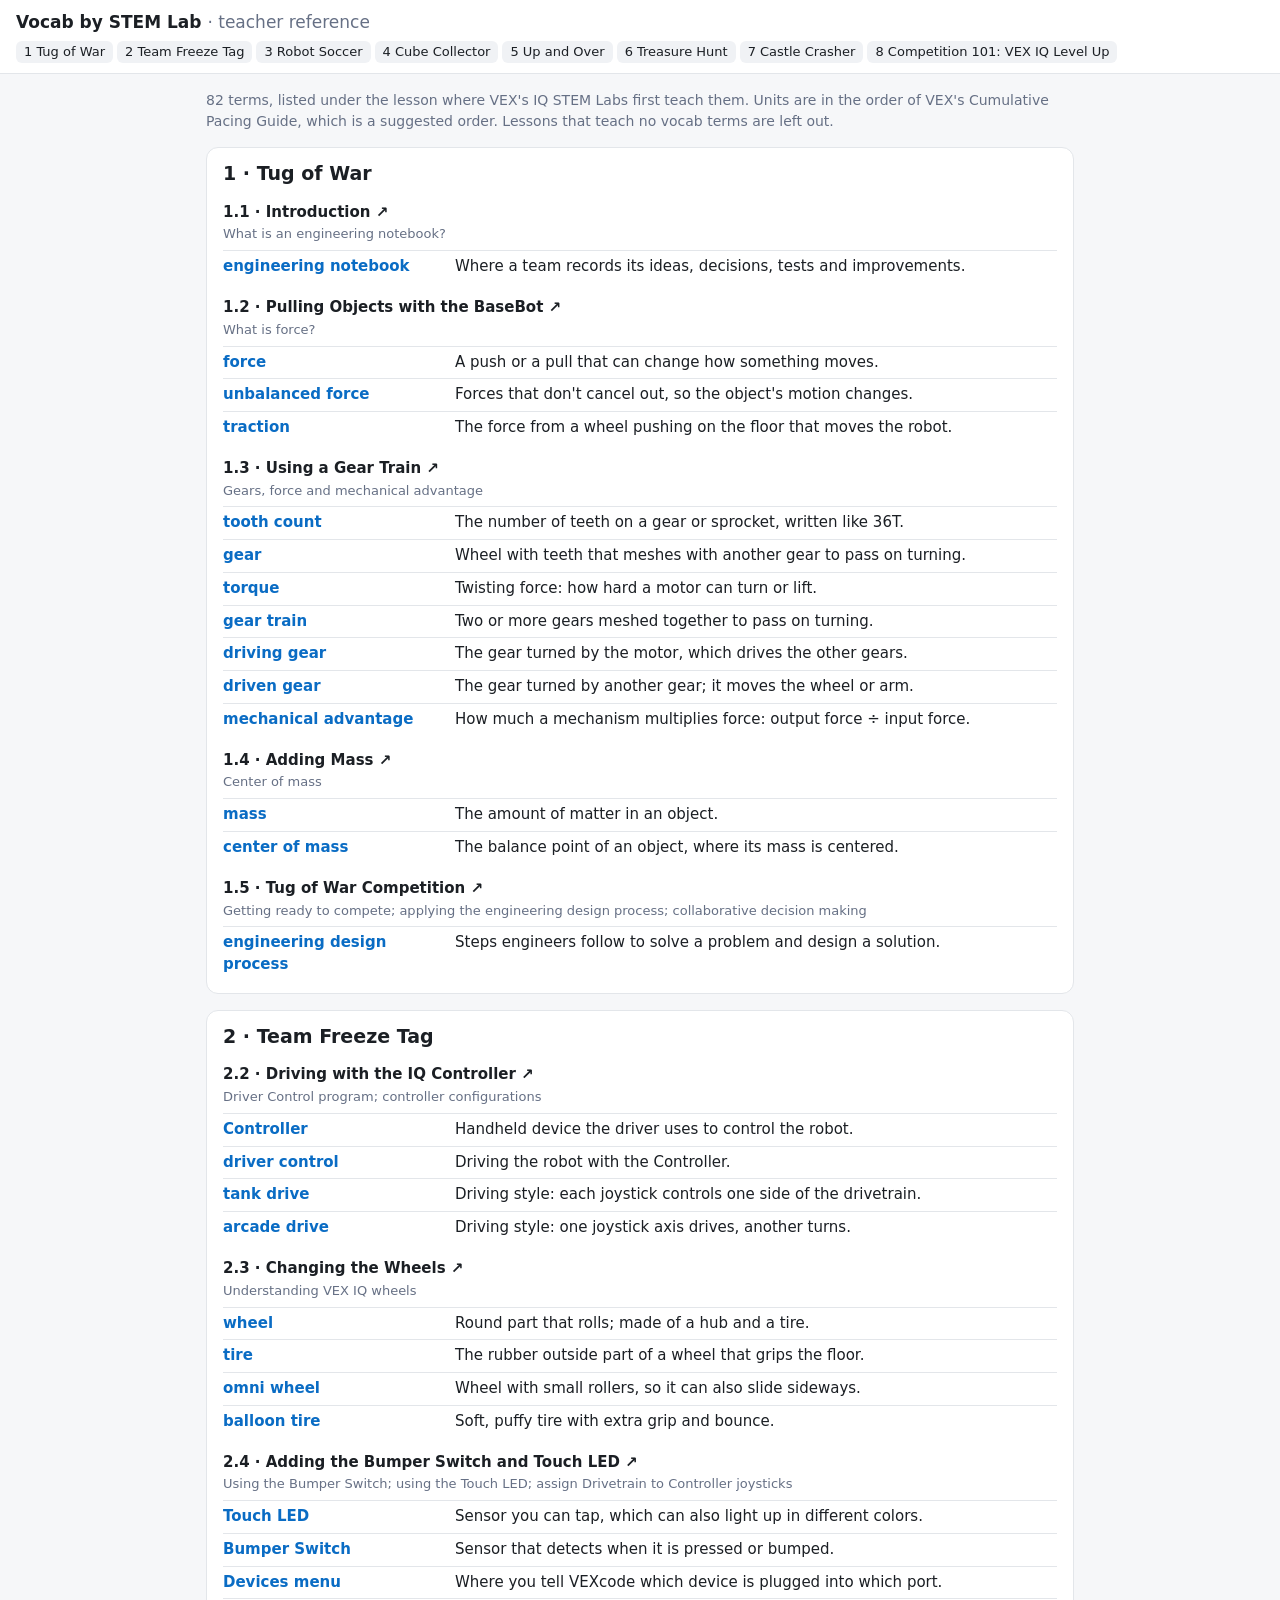
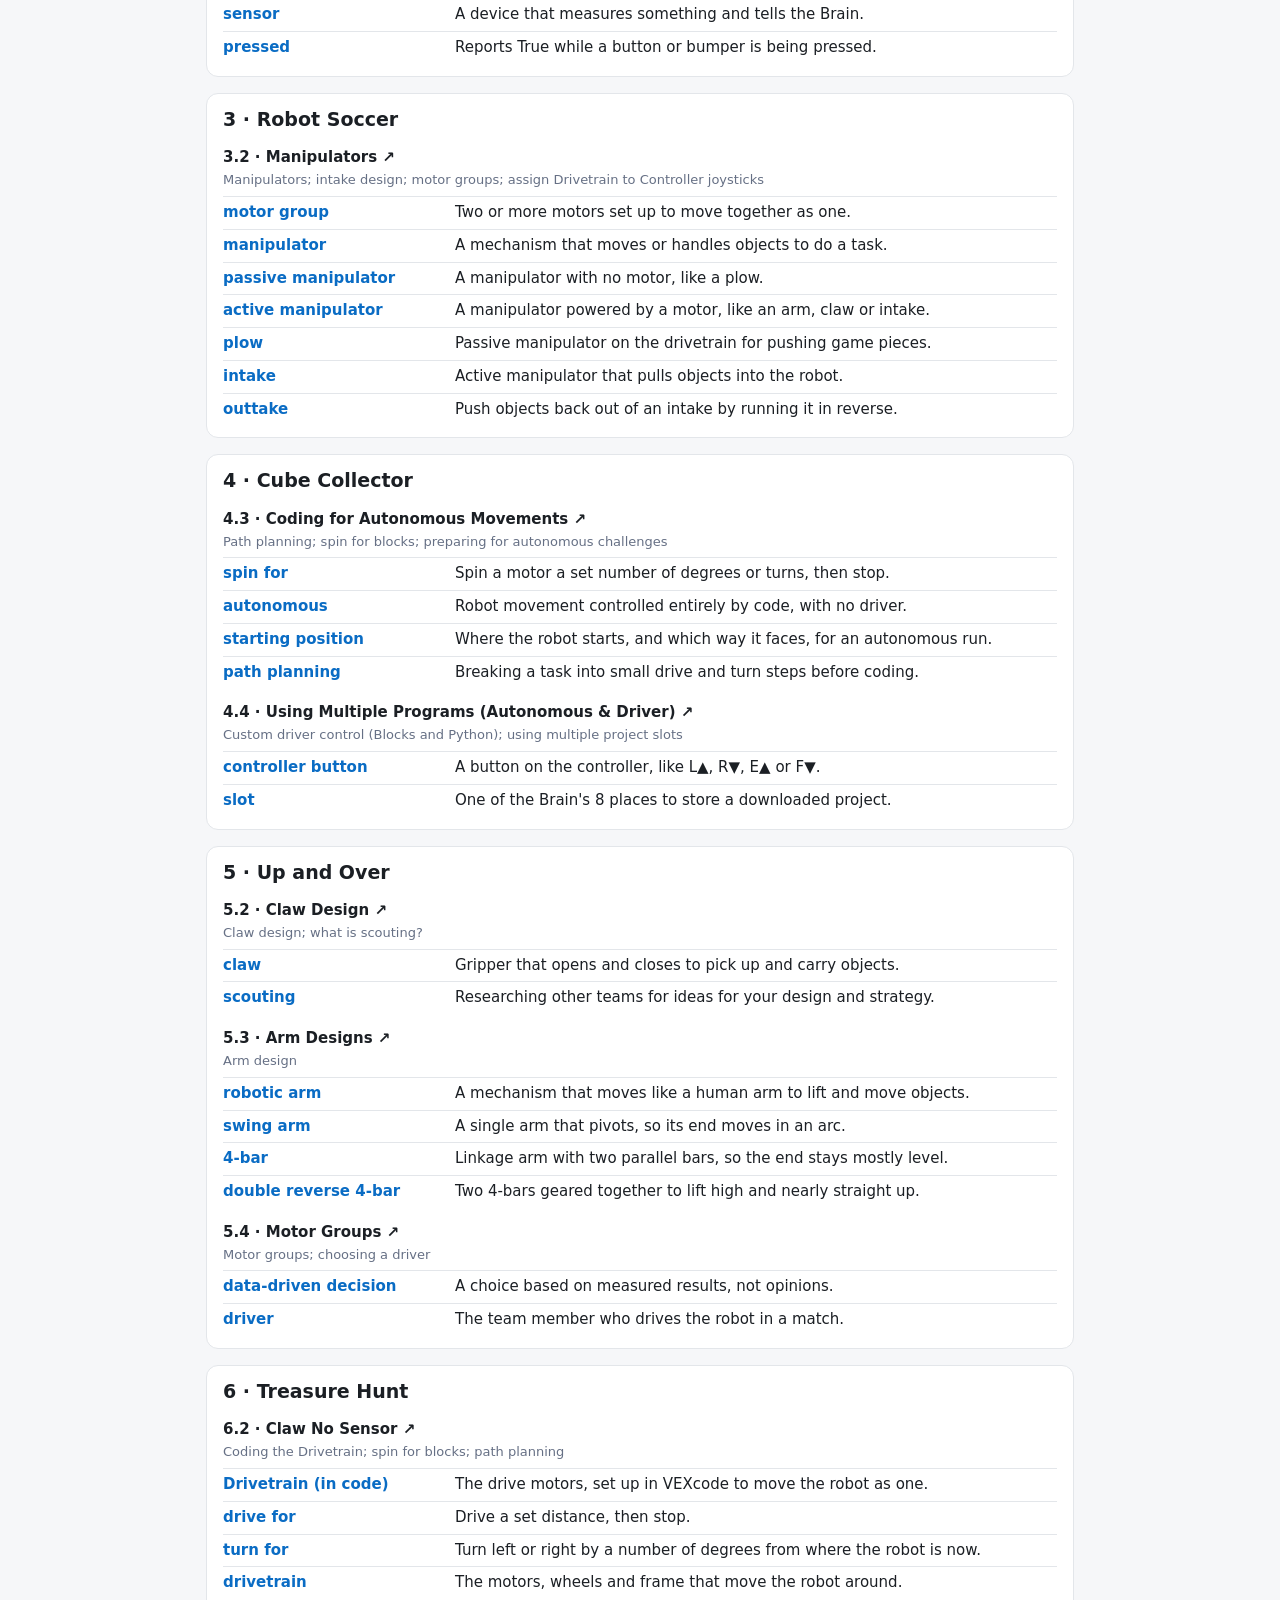
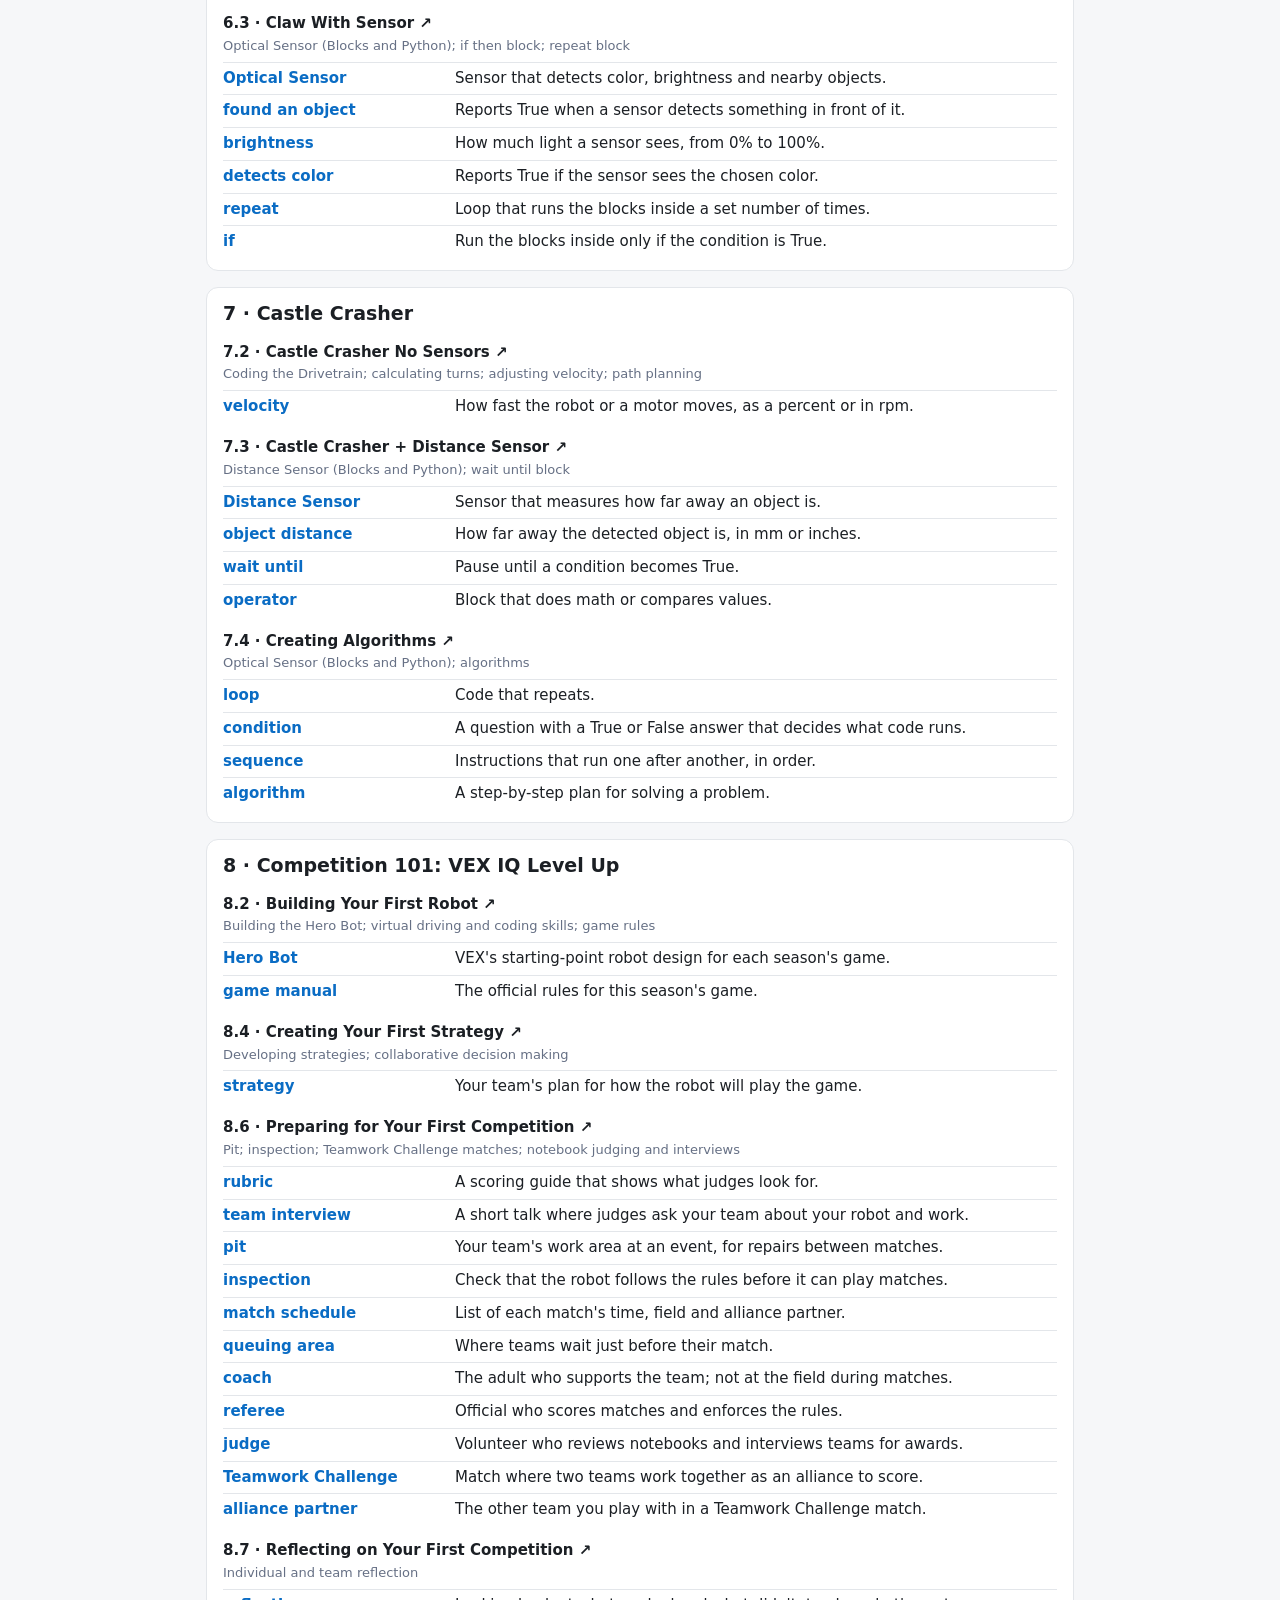
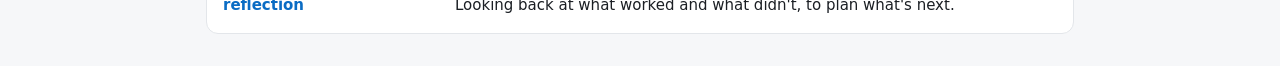
<file: app/lessons.html>
<!doctype html>
<html lang="en">
<head>
<meta charset="utf-8">
<meta name="viewport" content="width=device-width, initial-scale=1">
<title>Vocab by STEM Lab</title>
<style>
  :root {
    --bg: #f6f7f9; --panel: #fff; --text: #1b1f24; --muted: #667085; --line: #e3e6ea;
    --accent: #0a6cc4; --accent-soft: #e6f0fa; --chip: #f0f2f5;
  }
  @media (prefers-color-scheme: dark) {
    :root { --bg: #14171b; --panel: #1d2126; --text: #e8eaed; --muted: #9aa3ad; --line: #2c3238;
            --accent: #5aa9f0; --accent-soft: #1f3347; --chip: #262b31; }
  }
  * { box-sizing: border-box; }
  body { margin: 0; font: 15px/1.45 system-ui, -apple-system, "PingFang SC", "Microsoft YaHei", sans-serif;
         background: var(--bg); color: var(--text); }
  header { padding: 10px 16px; background: var(--panel); border-bottom: 1px solid var(--line);
           position: sticky; top: 0; z-index: 2; }
  header h1 { font-size: 17px; margin: 0 0 6px; }
  header nav { display: flex; gap: 4px; flex-wrap: wrap; }
  header nav a { padding: 2px 8px; border-radius: 6px; background: var(--chip); color: var(--text);
                 text-decoration: none; font-size: 13px; white-space: nowrap; }
  header nav a:hover { background: var(--accent-soft); color: var(--accent); }
  main { max-width: 900px; margin: 0 auto; padding: 16px; }
  .intro { color: var(--muted); font-size: 14px; margin: 0 0 16px; }
  section { background: var(--panel); border: 1px solid var(--line); border-radius: 12px; padding: 12px 16px;
            margin-bottom: 16px; scroll-margin-top: 90px; }
  h2 { font-size: 19px; margin: 0 0 4px; }
  h3 { font-size: 15px; margin: 14px 0 2px; }
  h3 a, h2 a { color: inherit; text-decoration: none; }
  h3 a:hover, h2 a:hover { color: var(--accent); }
  .concepts { color: var(--muted); font-size: 13px; margin: 0 0 6px; }
  ul { list-style: none; margin: 0; padding: 0; }
  li { display: grid; grid-template-columns: minmax(130px, 220px) 1fr; gap: 12px; padding: 5px 0;
       border-top: 1px solid var(--line); }
  li a { color: var(--accent); font-weight: 600; text-decoration: none; }
  li a:hover { text-decoration: underline; }
  .error { background: #fde8e8; color: #8a1c1c; padding: 12px; border-radius: 8px; }
  @media (max-width: 600px) { li { grid-template-columns: 1fr; gap: 0; } }
</style>
</head>
<body>
<header>
  <h1>Vocab by STEM Lab <span style="font-weight:400;color:var(--muted)">· teacher reference</span></h1>
  <nav id="jump"></nav>
</header>
<main id="main"></main>
<script>
// Teacher reference: vocab grouped by the VEX IQ (2nd gen) STEM Lab lesson that first teaches it (the
// stem_lab column). Not linked from the student app. Each term links to its card in index.html.
const DATA = "../data/vocab.csv", LABS = "../sources/iq-stem-labs.csv";
const DOMAIN_ORDER = ["BLD", "CODE", "ENG", "EDP", "COMP", "SEASON"];

// Minimal RFC 4180 CSV parser (same as index.html).
function parseCSV(text) {
  const out = []; let row = [], field = "", q = false;
  for (let i = 0; i < text.length; i++) {
    const c = text[i];
    if (q) {
      if (c === '"') { if (text[i + 1] === '"') { field += '"'; i++; } else q = false; }
      else field += c;
    } else if (c === '"') q = true;
    else if (c === ",") { row.push(field); field = ""; }
    else if (c === "\n") { row.push(field); out.push(row); row = []; field = ""; }
    else if (c !== "\r") field += c;
  }
  if (field || row.length) { row.push(field); out.push(row); }
  const [head, ...body] = out;
  return body.filter(r => r.some(Boolean)).map(r => Object.fromEntries(head.map((h, i) => [h, r[i] ?? ""])));
}
const esc = s => String(s).replace(/[&<>"]/g, c => ({ "&": "&amp;", "<": "&lt;", ">": "&gt;", '"': "&quot;" }[c]));
const get = url => fetch(url, { cache: "no-cache" }).then(r => {
  if (!r.ok) throw new Error(`${url}: HTTP ${r.status}`);
  return r.text();
});

Promise.all([get(DATA), get(LABS)]).then(([v, l]) => {
  const rows = parseCSV(v).filter(r => r.stem_lab);
  const lessons = parseCSV(l);  // already in pacing order
  const byLesson = {};
  for (const r of rows) (byLesson[r.stem_lab] ??= []).push(r);
  const rank = r => DOMAIN_ORDER.indexOf(r.domain);
  let html = `<p class="intro">${rows.length} terms, listed under the lesson where VEX's IQ STEM Labs first teach them.
    Units are in the order of VEX's Cumulative Pacing Guide, which is a suggested order. Lessons that teach no vocab terms are left out.</p>`;
  let jump = "";
  for (const unit of [...new Set(lessons.map(x => x.unit))]) {
    const ls = lessons.filter(x => x.unit === unit && byLesson[x.id]);
    if (!ls.length) continue;
    const name = ls[0].unit_name;
    jump += `<a href="#u${unit}">${unit} ${esc(name)}</a>`;
    html += `<section id="u${unit}"><h2>${unit} · ${esc(name)}</h2>`;
    for (const x of ls) {
      const terms = byLesson[x.id].sort((a, b) => rank(a) - rank(b) || a.id.localeCompare(b.id));
      html += `<h3><a href="${esc(x.url)}" target="_blank" rel="noopener">${x.id} · ${esc(x.lesson_name)} ↗</a></h3>
        <p class="concepts">${esc(x.concepts)}</p><ul>` +
        terms.map(r => `<li><a href="index.html#id=${encodeURIComponent(r.id)}">${esc(r.term_en)}</a><span>${esc(r.short_def)}</span></li>`).join("") +
        `</ul>`;
    }
    html += `</section>`;
  }
  document.getElementById("jump").innerHTML = jump;
  document.getElementById("main").innerHTML = html;
}).catch(e => { document.getElementById("main").innerHTML =
  `<div class="error">Couldn't load the data (${esc(e.message)}). Open this page through a web server, e.g. <code>python3 -m http.server</code> in the repo folder, then <code>http://localhost:8000/app/lessons.html</code>.</div>`; });
</script>
</body>
</html>
</file>
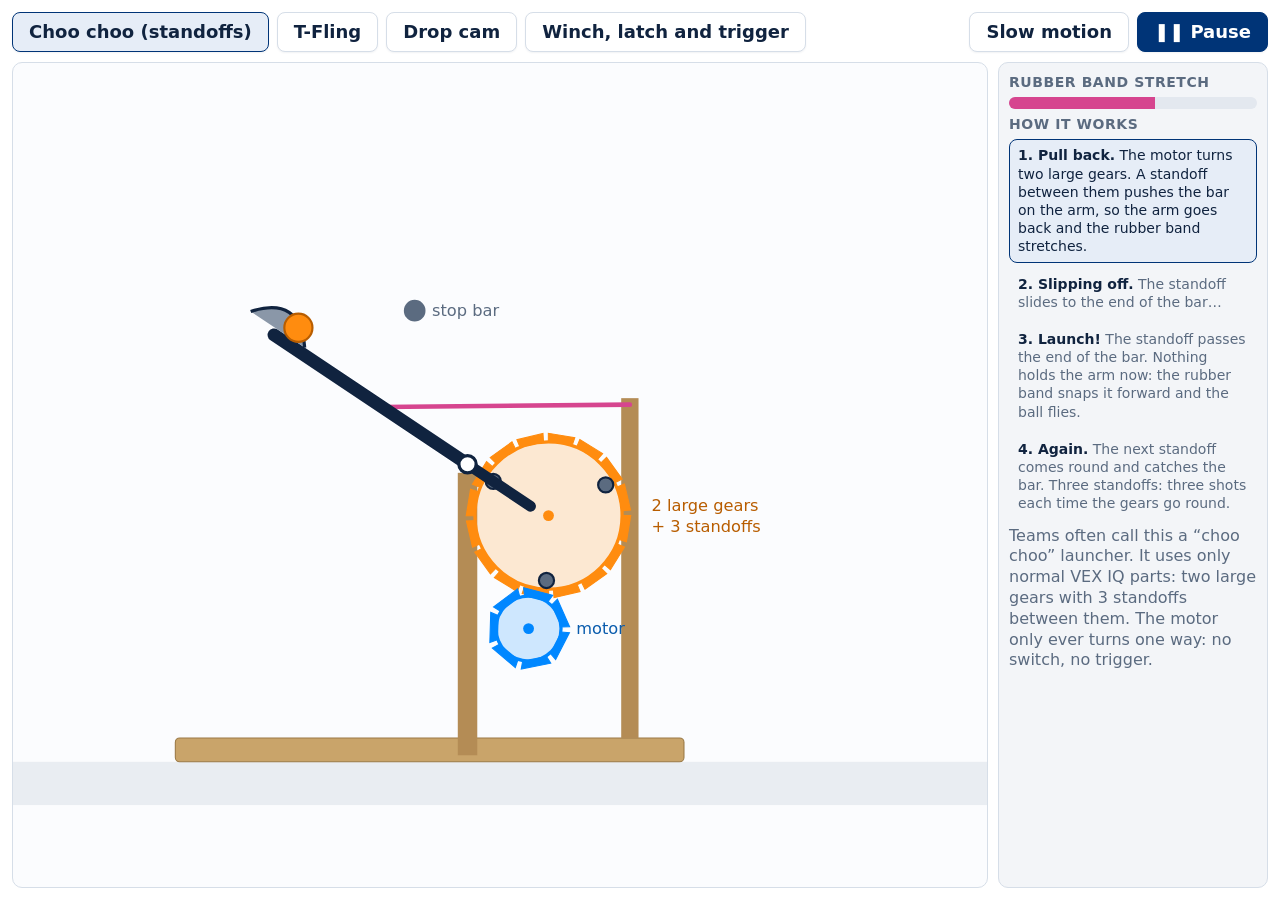
<file: app/sims/catapult.html>
<!doctype html>
<html lang="en">
<head>
<meta charset="utf-8">
<meta name="viewport" content="width=device-width, initial-scale=1">
<title>Catapult mechanisms</title>
<link rel="stylesheet" href="embed.css">
<style>
  .main { flex: 1; min-height: 0; display: grid; grid-template-columns: 1fr 270px; gap: 10px; }
  svg { width: 100%; height: 100%; min-height: 0; border: 1px solid var(--line); border-radius: var(--r); background: #fbfcfe; }
  .panel { display: flex; flex-direction: column; gap: 6px; padding: 10px; overflow: auto; font-size: 14px; line-height: 1.3; }
  .steps { margin: 0; padding: 0; list-style: none; display: flex; flex-direction: column; gap: 5px; }
  .steps li { padding: 6px 8px; border-radius: var(--r-sm); border: 1px solid transparent; color: var(--muted); }
  .steps li b { color: var(--ink); }
  .steps li.now { border-color: var(--accent); background: #e6edf7; color: var(--ink); }
  .meter { flex: none; height: 12px; border-radius: 6px; background: #e3e8ef; overflow: hidden; }
  .meter i { display: block; height: 100%; width: 0; background: #d6458f; }
</style>
</head>
<body>
  <div class="bar">
    <button data-mode="choo">Choo choo (standoffs)</button>
    <button data-mode="tfling">T-Fling</button>
    <button data-mode="cam">Drop cam</button>
    <button data-mode="latch">Winch, latch and trigger</button>
    <span class="grow"></span>
    <button id="slow">Slow motion</button>
    <button class="primary" id="play">❚❚ Pause</button>
  </div>
  <div class="main">
    <svg id="svg" viewBox="0 0 900 600" aria-label="A catapult"></svg>
    <div class="panel box">
      <div class="label">Rubber band stretch</div>
      <div class="meter"><i id="meter"></i></div>
      <div class="label">How it works</div>
      <ol class="steps" id="steps"></ol>
      <div class="note" id="tip"></div>
    </div>
  </div>

<script>
  /*
    A rubber-band catapult, side view. The arm turns on a pivot P. A rubber band joins the arm to
    the top of the front post: pulling the arm back stretches it, and letting go lets it snap the
    arm forward until it hits the stop bar. The ball keeps going.

    Three ways to pull the arm back and let it go:
      choo   ("choo choo") a motor turns two large gears with 3 standoffs between them. A standoff
             pushes a bar on the arm (pulling the arm back) until it slides past the bar's end: then
             nothing holds the arm. (VEX IQ parts can't be cut, so there's no slip gear.)
      tfling a motor turns two 60-tooth gears. A two-piece tensioning arm is pinned to the gears;
             a shaft bushing on the other side of the gears' centre catches it at its hinge and pulls
             the catapult arm down. Just past the over-center point the bushing slides off and the
             tensioning arm goes slack (still pinned). From VEX's description of Fling, the 2021-22
             Hero Bot; where the bushing touches the arm is our reading, not checked against photos.
      cam    a motor turns a drop cam (snail-shaped; VEX calls it a drop cam). It pushes the arm's short tail, slowly pulling the
             arm back, then the tail falls off the cam's step.
      latch  wind a string onto a spool to pull the arm back, a latch hooks the arm, let the string
             go slack, then pull the trigger to open the latch.

    Angles: degrees, measured like in math (0° points forward, 90° up). The arm rests at REST
    (against the stop bar) and is fully pulled back at LOADED.
  */
  const NS = "http://www.w3.org/2000/svg", svg = document.getElementById("svg");
  const OX = 420, OY = 290;                        // where the pivot P is drawn
  const X = function (x) { return OX + x; }, Y = function (y) { return OY - y; };
  const REST = 115, LOADED = 190, ARM = 215, BAND_AT = 95, TAIL = 45;
  const ANCHOR = [150, 55];                        // top of the front post, where the band is tied
  const GROUND = -275;
  const rad = function (d) { return d * Math.PI / 180; };
  const pt = function (len, deg) { return [len * Math.cos(rad(deg)), len * Math.sin(rad(deg))]; };
  function el(tag, attrs, parent) { const e = document.createElementNS(NS, tag); for (const k in attrs) e.setAttribute(k, attrs[k]); (parent || svg).append(e); return e; }
  function set(e, attrs) { for (const k in attrs) e.setAttribute(k, attrs[k]); }

  const MODES = {
    choo: { steps: [
      "<b>1. Pull back.</b> The motor turns two large gears. A standoff between them pushes the bar on the arm, so the arm goes back and the rubber band stretches.",
      "<b>2. Slipping off.</b> The standoff slides to the end of the bar…",
      "<b>3. Launch!</b> The standoff passes the end of the bar. Nothing holds the arm now: the rubber band snaps it forward and the ball flies.",
      "<b>4. Again.</b> The next standoff comes round and catches the bar. Three standoffs: three shots each time the gears go round.",
    ], tip: "Teams often call this a “choo choo” launcher. It uses only normal VEX IQ parts: two large gears with 3 standoffs between them. The motor only ever turns one way: no switch, no trigger." },
    tfling: { steps: [
      "<b>1. Pull down.</b> The motor turns two 60-tooth gears. The tensioning arm is pinned to the gears. A bushing on the other side of the gears catches it at its hinge and pulls the catapult arm down.",
      "<b>2. Over center.</b> The bushing reaches the far side of the gears, where it pulls hardest. (Fling stops here with a bumper switch, so the driver chooses when to shoot.)",
      "<b>3. Launch!</b> Just past that point, the bushing slides off the tensioning arm. It is still pinned to the gears, but it goes slack, so the rubber band snaps the catapult arm forward.",
      "<b>4. Again.</b> The gears keep turning, and the bushing catches the tensioning arm again.",
    ], tip: "From Fling, VEX's 2021-22 Hero Bot. Like the choo choo, a post on turning gears catches and slides off. But here the tensioning arm is pinned to the gears, so it is always ready to be caught again." },
    cam: { steps: [
      "<b>1. Push back.</b> The motor turns the drop cam. As it turns, it gets wider and pushes the arm's tail, so the arm goes back and the rubber band stretches.",
      "<b>2. The step.</b> The tail reaches the cam's step, where it suddenly gets narrow…",
      "<b>3. Launch!</b> The tail falls off the step. The rubber band snaps the arm forward and the ball flies.",
      "<b>4. Again.</b> The cam keeps turning until it reaches the tail again.",
    ], tip: "A drop cam (also called a snail cam, from its shape) turns round and round in one direction, like the choo choo. The step must be sharp, so the arm drops off cleanly." },
    latch: { steps: [
      "<b>1. Wind.</b> Turn the spool. The string pulls the arm back and stretches the rubber band.",
      "<b>2. Latch.</b> The latch swings in and hooks the arm.",
      "<b>3. Let go of the string.</b> The string goes slack. Only the latch holds the arm now.",
      "<b>4. Fire!</b> Pull the trigger: the latch swings away and the rubber band snaps the arm forward.",
    ], tip: "The latch lets you load first and fire later: aim, wait for the signal, then pull the trigger." },
  };

  /* ---- The drawing ---- */
  el("rect", { x: 0, y: Y(GROUND), width: 900, height: 40, fill: "#e9edf2" });
  el("rect", { x: X(-270), y: Y(GROUND + 22), width: 470, height: 22, rx: 4, fill: "#c9a46a", stroke: "#9b7a46" });   // the base board
  el("rect", { x: X(-9), y: Y(-8), width: 18, height: GROUND * -1 - 22 + 8, fill: "#b48c55" });                      // pivot post
  el("rect", { x: X(ANCHOR[0] - 8), y: Y(ANCHOR[1] + 6), width: 16, height: ANCHOR[1] + 6 - GROUND - 22, fill: "#b48c55" });   // front post
  const STOP = pt(150, REST - 6);
  const band = el("line", { stroke: "#d6458f", "stroke-width": 5, "stroke-linecap": "round" });
  const mech = el("g", {});        // the gears, cam or latch: redrawn each frame
  const arm = el("g", {});
  el("line", { x1: 0, y1: 0, x2: ARM, y2: 0, stroke: "#10233f", "stroke-width": 12, "stroke-linecap": "round" }, arm);
  const tail = el("line", { x1: 0, y1: 0, x2: -TAIL, y2: 0, stroke: "#10233f", "stroke-width": 12, "stroke-linecap": "round" }, arm);
  const roller = el("circle", { cx: -TAIL, cy: 0, r: 9, fill: "#fff", stroke: "#10233f", "stroke-width": 3 }, arm);
  el("path", { d: `M${ARM - 30} 6 q 30 38 60 0`, fill: "#8a97a8", stroke: "#10233f", "stroke-width": 3 }, arm);   // the cup, on the side the arm swings towards
  el("circle", { cx: 0, cy: 0, r: 8, fill: "#fff", stroke: "#10233f", "stroke-width": 3 });
  set(svg.lastChild, { cx: X(0), cy: Y(0) });
  el("circle", { cx: X(STOP[0]), cy: Y(STOP[1]), r: 10, fill: "#5b6b80" });                                         // stop bar (end on)
  el("text", { x: X(STOP[0]) + 16, y: Y(STOP[1]) + 5, "font-size": 15, fill: "#5b6b80" }).textContent = "stop bar";
  const ball = el("circle", { r: 13, fill: "#ff8c0f", stroke: "#b85d00", "stroke-width": 2 });
  const trail = el("polyline", { fill: "none", stroke: "#ff8c0f", "stroke-width": 2, "stroke-dasharray": "4 6", opacity: 0.8 });

  /* ---- State ---- */
  let mode = "choo", phi = REST, omega = 0, free = false, motor = 0, clock = 0, slow = false, playing = true;
  let flying = null, trailPts = [], step = 0, releasedAt = -9;

  function bandStretch(a) {   // how much longer than at rest the rubber band is (0 to 1)
    const at = function (d) { const p = pt(BAND_AT, d); return Math.hypot(p[0] - ANCHOR[0], p[1] - ANCHOR[1]); };
    return Math.max(0, (at(a) - at(REST)) / (at(LOADED) - at(REST)));
  }

  /* ---- Each mechanism: given the motor (or the clock), how far back is the arm held? ---- */
  // Choo choo: a bar on the arm, LEVER long, points the other way from the arm. The gears (centre CG)
  // turn clockwise; their standoffs (on a circle of radius CR) cross the bar's reach from below the
  // resting bar (arm at REST) to the bar's end when the arm is at LOADED. A standoff inside the reach
  // and in the bar's path holds the bar at its own angle; once it passes the end, the arm is free.
  const CG = [74.8, -47.5], CR = 60, LEVER = 70, CGEAR = 68, DRIVE = 30, DG = pt(CGEAR + DRIVE + 8, -100);
  let chooTurn = 0, chooHeld = false, chooFired = -9;
  const standoff = function (k) { return pt(CR, chooTurn + 120 * k).map(function (v, i) { return v + CG[i]; }); };
  function chooHold() {
    chooTurn = 200 - motor;   // clockwise; standoff 0 starts just outside the bar's reach
    let hold = null;
    for (let k = 0; k < 3; k++) {
      const S = standoff(k);
      if (Math.hypot(S[0], S[1]) > LEVER) continue;   // past the end of the bar
      const p = ((Math.atan2(S[1], S[0]) * 180 / Math.PI - 180) % 360 + 360) % 360;   // the arm angle that puts the bar on it
      if (p >= REST && p <= LOADED + 15) hold = hold === null ? p : Math.max(hold, p);
    }
    if (chooHeld && hold === null) chooFired = clock;
    chooHeld = hold !== null;
    step = hold !== null ? (hold > LOADED - 8 ? 1 : 0) : clock - chooFired < 0.8 ? 2 : clock < 0.8 ? 0 : 3;
    return hold;   // null: nothing holds the arm
  }
  // T-Fling: two gears (centre TG). The tensioning arm has two pieces joined by a hinge: the lower
  // piece (2 × TR long) is pinned to the gears at the pin, TR from the centre; the upper piece (TLINK
  // long) goes to the point TA along the catapult arm. The shaft bushing is TR from the centre on the
  // other side, so when it catches the hinge, the lower piece lies across the gears and the bushing
  // pulls through the upper piece. Once the bushing passes the far side (the over-center point,
  // where the hold starts to fall) it slides off, and it catches the hinge again near the top.
  const TG = [-90, -150], TR = 50, TA = 90, TGEAR = 62, TDRIVE = 26, TDG = pt(TGEAR + TDRIVE + 8, 200);
  const aAt = function (a) { return pt(TA, a); };
  const TUP = Math.atan2(aAt(REST)[1] - TG[1], aAt(REST)[0] - TG[0]) * 180 / Math.PI;   // from the gears towards the resting arm
  const TLINK = Math.hypot(aAt(REST)[0] - TG[0], aAt(REST)[1] - TG[1]) - TR + 4;
  let tTurn = 0, tHooked = true, tLast = REST, tFired = -9, tTaut = false;
  const tOn = function (deg) { const q = pt(TR, deg); return [TG[0] + q[0], TG[1] + q[1]]; };
  const tBush = function () { return tOn(TUP - tTurn); }, tPin = function () { return tOn(TUP - tTurn + 180); };
  function tflingHold() {
    const prev = tTurn % 360;
    tTurn = motor;   // the gears turn clockwise
    const th = tTurn % 360;
    tTaut = false;
    if (th < prev) tHooked = true;   // the bushing is back near the top: it catches the hinge again
    if (!tHooked) { step = clock - tFired < 0.8 ? 2 : 3; return null; }
    const B = tBush(), len = function (a) { const p = aAt(a); return Math.hypot(p[0] - B[0], p[1] - B[1]); };
    let hold = REST;
    if (len(REST) > TLINK) {   // taut: find where the upper piece reaches from the bushing to the arm
      let lo = REST, hi = LOADED + 20;
      for (let i = 0; i < 30; i++) { const mid = (lo + hi) / 2; if (len(mid) > TLINK) lo = mid; else hi = mid; }
      hold = lo; tTaut = true;
    }
    if (th > 90 && hold < tLast - 0.02) { tHooked = false; tTaut = false; tFired = clock; step = 2; tLast = REST; return null; }   // past over center
    tLast = hold;
    step = th > 90 && hold > LOADED - 10 ? 1 : 0;
    return hold;
  }

  // Drop cam: centre C; its radius grows from R0 to R1 as it turns, then drops at the step.
  const C = [-5, -88];
  const tailAt = function (a) { return pt(TAIL, a + 180); };
  const dist = function (a) { const t = tailAt(a); return Math.hypot(t[0] - C[0], t[1] - C[1]); };
  const R1 = dist(LOADED), R0 = dist(REST) - 14;
  function camRadius(worldDeg) { const u = (((worldDeg - camTurn) % 360) + 360) % 360; return R0 + (R1 - R0) * u / 360; }
  let camTurn = 0;
  function camHold() {
    camTurn = -motor;   // the cam turns clockwise
    const f = function (a) { const t = tailAt(a); return camRadius(Math.atan2(t[1] - C[1], t[0] - C[0]) * 180 / Math.PI) - dist(a); };
    if (f(REST) <= 0) { step = clock - releasedAt < 1.4 ? 2 : 3; return null; }
    let lo = REST, hi = LOADED;
    if (f(hi) > 0) return LOADED;
    for (let i = 0; i < 30; i++) { const mid = (lo + hi) / 2; if (f(mid) > 0) lo = mid; else hi = mid; }
    step = lo > LOADED - 6 ? 1 : 0;
    return lo;
  }
  // Winch, latch and trigger: a 7-second routine
  const SPOOL = [-235, -205], LATCH = [-150, -150];
  let latchAngle = 200, slack = 0;
  function latchHold() {
    const c = clock % 7.5;
    if (c < 3) { step = 0; latchAngle = 200; slack = 0; return REST + (LOADED - REST) * (c / 3); }
    if (c < 3.6) { step = 1; latchAngle = 200 - 110 * (c - 3) / 0.6; slack = 0; return LOADED; }
    if (c < 4.8) { step = 2; latchAngle = 90; slack = Math.min(1, (c - 3.6) / 0.8); return LOADED; }
    step = 3; slack = 1;
    latchAngle = c < 5.2 ? 90 + 110 * (c - 4.8) / 0.4 : 200;
    return c < 5.0 ? LOADED : null;
  }

  /* ---- Drawing the mechanism ---- */
  function gear(cx, cy, r, turn, teethFrom, teethTo, color) {
    const n = Math.round(r / 4.2), parts = [];
    for (let i = 0; i < n; i++) {
      const a = 360 * i / n;
      const rel = ((a % 360) + 360) % 360;
      if (rel < teethFrom || rel >= teethTo) continue;
      const w = 360 / n / 2.4, a1 = rad(a + turn - w), a2 = rad(a + turn + w);
      parts.push(`M${cx + r * Math.cos(a1)} ${cy - r * Math.sin(a1)} L${cx + (r + 8) * Math.cos(a1)} ${cy - (r + 8) * Math.sin(a1)} L${cx + (r + 8) * Math.cos(a2)} ${cy - (r + 8) * Math.sin(a2)} L${cx + r * Math.cos(a2)} ${cy - r * Math.sin(a2)}`);
    }
    el("circle", { cx: cx, cy: cy, r: r, fill: color, "fill-opacity": 0.18, stroke: color, "stroke-width": 3 }, mech);
    el("path", { d: parts.join(" "), fill: color, stroke: color, "stroke-width": 1 }, mech);
    el("circle", { cx: cx, cy: cy, r: 5, fill: color }, mech);
  }
  function drawMech() {
    mech.textContent = "";
    if (mode === "choo") {
      // side view: the two large gears are one behind the other, so they look like one gear
      gear(X(CG[0]), Y(CG[1]), CGEAR, chooTurn, 0, 360, "#ff8c0f");
      gear(X(CG[0] + DG[0]), Y(CG[1] + DG[1]), DRIVE, -chooTurn * CGEAR / DRIVE, 0, 360, "#0087ff");
      for (let k = 0; k < 3; k++) { const S = standoff(k); el("circle", { cx: X(S[0]), cy: Y(S[1]), r: 7, fill: "#5b6b80", stroke: "#10233f", "stroke-width": 2 }, mech); }
      el("text", { x: X(170), y: Y(CG[1]) - 4, "font-size": 15, fill: "#b85d00" }, mech).textContent = "2 large gears";
      el("text", { x: X(170), y: Y(CG[1]) + 15, "font-size": 15, fill: "#b85d00" }, mech).textContent = "+ 3 standoffs";
      el("text", { x: X(CG[0] + DG[0] + DRIVE + 14), y: Y(CG[1] + DG[1]) + 5, "font-size": 15, fill: "#0a5cad" }, mech).textContent = "motor";
      const e = pt(LEVER, phi + 180);   // the bar on the arm, drawn over the gears
      el("line", { x1: X(0), y1: Y(0), x2: X(e[0]), y2: Y(e[1]), stroke: "#10233f", "stroke-width": 10, "stroke-linecap": "round" }, mech);
    }
    if (mode === "tfling") {
      gear(X(TG[0]), Y(TG[1]), TGEAR, -tTurn, 0, 360, "#7b4fc9");
      gear(X(TG[0] + TDG[0]), Y(TG[1] + TDG[1]), TDRIVE, tTurn * TGEAR / TDRIVE, 0, 360, "#0087ff");
      el("text", { x: X(TG[0] + TDG[0]) - TDRIVE - 58, y: Y(TG[1] + TDG[1]) + 5, "font-size": 15, fill: "#0a5cad" }, mech).textContent = "motor";
      el("text", { x: X(TG[0]) - 70, y: Y(TG[1] - TGEAR) + 30, "font-size": 15, fill: "#5a3a99" }, mech).textContent = "2 × 60-tooth gears";
      const P = tPin(), B = tBush(), A = aAt(phi);
      // the hinge: on the bushing while it pulls; otherwise wherever the two pieces reach (the fold nearer the bushing)
      let H = B;
      if (!tTaut) {
        const L2 = 2 * TR, d = Math.max(1, Math.hypot(A[0] - P[0], A[1] - P[1])), ux = (A[0] - P[0]) / d, uy = (A[1] - P[1]) / d;
        const along = Math.min(L2, Math.max(-L2, (d * d + L2 * L2 - TLINK * TLINK) / (2 * d))), h = Math.sqrt(Math.max(0, L2 * L2 - along * along));
        const h1 = [P[0] + ux * along - uy * h, P[1] + uy * along + ux * h], h2 = [P[0] + ux * along + uy * h, P[1] + uy * along - ux * h];
        H = Math.hypot(h1[0] - B[0], h1[1] - B[1]) < Math.hypot(h2[0] - B[0], h2[1] - B[1]) ? h1 : h2;
      }
      el("polyline", { points: [A, H, P].map(function (p) { return X(p[0]) + "," + Y(p[1]); }).join(" "), fill: "none", stroke: "#10233f", "stroke-width": 8, "stroke-linecap": "round", "stroke-linejoin": "round", opacity: tTaut ? 1 : 0.6 }, mech);
      el("circle", { cx: X(B[0]), cy: Y(B[1]), r: 9, fill: "#ffd43b", stroke: "#10233f", "stroke-width": 2.5 }, mech);   // the shaft bushing
      el("circle", { cx: X(H[0]), cy: Y(H[1]), r: 4, fill: "#fff", stroke: "#10233f", "stroke-width": 2 }, mech);        // the hinge
      el("circle", { cx: X(P[0]), cy: Y(P[1]), r: 6, fill: "#5b6b80", stroke: "#10233f", "stroke-width": 2 }, mech);     // the pin
      el("circle", { cx: X(A[0]), cy: Y(A[1]), r: 6, fill: "#fff", stroke: "#10233f", "stroke-width": 2 }, mech);
      el("text", { x: X(B[0]) + 14, y: Y(B[1]) + 5, "font-size": 14, fill: "#8a6d00" }, mech).textContent = "bushing";
      el("text", { x: X(P[0]) - 34, y: Y(P[1]) + 5, "font-size": 14, fill: "#5b6b80" }, mech).textContent = "pin";
      if (tTaut) el("text", { x: X(A[0] + (H[0] - A[0]) * 0.3) + 12, y: Y(A[1] + (H[1] - A[1]) * 0.3), "font-size": 15, fill: "#10233f" }, mech).textContent = "tensioning arm";
    }
    if (mode === "cam") {
      const pts = [];
      for (let u = 0; u <= 360; u += 4) { const r = R0 + (R1 - R0) * u / 360, a = rad(u + camTurn); pts.push(`${X(C[0] + r * Math.cos(a))},${Y(C[1] + r * Math.sin(a))}`); }
      el("polygon", { points: pts.join(" "), fill: "#2e9e4f", "fill-opacity": 0.2, stroke: "#2e9e4f", "stroke-width": 3 }, mech);
      el("circle", { cx: X(C[0]), cy: Y(C[1]), r: 6, fill: "#2e9e4f" }, mech);
      el("text", { x: X(C[0]) - 150, y: Y(C[1]) + 6, "font-size": 15, fill: "#1f6b38" }, mech).textContent = "drop cam (motor)";
    }
    if (mode === "latch") {
      // spool and string
      el("circle", { cx: X(SPOOL[0]), cy: Y(SPOOL[1]), r: 20, fill: "#fff", stroke: "#7b4fc9", "stroke-width": 3 }, mech);
      const h = pt(14, -clock * 240);
      el("line", { x1: X(SPOOL[0]), y1: Y(SPOOL[1]), x2: X(SPOOL[0] + h[0]), y2: Y(SPOOL[1] + h[1]), stroke: "#7b4fc9", "stroke-width": 4 }, mech);
      const hook = pt(150, phi);
      const mx = (SPOOL[0] + hook[0]) / 2, my = (SPOOL[1] + hook[1]) / 2 - slack * 70;
      el("path", { d: `M${X(SPOOL[0])} ${Y(SPOOL[1])} Q ${X(mx)} ${Y(my)} ${X(hook[0])} ${Y(hook[1])}`, fill: "none", stroke: "#7b4fc9", "stroke-width": 2.5 }, mech);
      el("text", { x: X(SPOOL[0]) - 30, y: Y(SPOOL[1]) + 40, "font-size": 15, fill: "#5a3a99" }, mech).textContent = "winch";
      // latch: a hooked bar on a pivot; trigger string to the back
      const tip = pt(130, latchAngle);   // long enough that, standing up, its hook goes over the pulled-back arm
      el("line", { x1: X(LATCH[0]), y1: Y(LATCH[1]), x2: X(LATCH[0] + tip[0]), y2: Y(LATCH[1] + tip[1]), stroke: "#c23b3b", "stroke-width": 9, "stroke-linecap": "round" }, mech);
      const hk = pt(16, latchAngle - 90);
      el("line", { x1: X(LATCH[0] + tip[0]), y1: Y(LATCH[1] + tip[1]), x2: X(LATCH[0] + tip[0] + hk[0]), y2: Y(LATCH[1] + tip[1] + hk[1]), stroke: "#c23b3b", "stroke-width": 7, "stroke-linecap": "round" }, mech);
      el("circle", { cx: X(LATCH[0]), cy: Y(LATCH[1]), r: 6, fill: "#c23b3b" }, mech);
      el("line", { x1: X(LATCH[0]), y1: Y(LATCH[1]), x2: X(-330), y2: Y(-120), stroke: "#c23b3b", "stroke-width": 2, "stroke-dasharray": "5 4" }, mech);
      el("text", { x: X(-345), y: Y(-105), "font-size": 15, fill: "#c23b3b" }, mech).textContent = step === 3 ? "pull! ←" : "trigger";
      el("text", { x: X(LATCH[0]) + 12, y: Y(LATCH[1]) + 24, "font-size": 15, fill: "#c23b3b" }, mech).textContent = "latch";
    }
  }

  /* ---- Moving ---- */
  let last = performance.now();
  function frame(now) {
    let dt = Math.min(0.05, (now - last) / 1000); last = now;
    if (!playing) dt = 0;
    if (slow) dt *= 0.2;
    clock += dt;
    motor += dt * (mode === "choo" ? 50 : mode === "tfling" ? 110 : 55);   // degrees the motor turns each second
    const hold = mode === "choo" ? chooHold() : mode === "tfling" ? tflingHold() : mode === "cam" ? camHold() : latchHold();
    if (hold !== null && (!free || hold >= phi - 0.5)) {   // the mechanism holds the arm (it's pulling it back)
      phi = hold; omega = 0; free = false;
    } else if (dt > 0) {                                     // free: the rubber band pulls it forward
      if (!free) releasedAt = clock;
      free = true;
      omega -= dt * (900 + 4200 * bandStretch(phi));        // degrees per second, faster the more it's stretched
      phi += omega * dt;
      if (phi <= REST) {                                     // it hits the stop bar: the ball flies
        if (!flying && omega < -150) {
          const tipR = ARM - 15, a = rad(REST), speed = -omega * Math.PI / 180 * tipR * 0.3;
          const side = pt(18, REST - 90);
          flying = { x: tipR * Math.cos(a) + side[0], y: tipR * Math.sin(a) + side[1], vx: speed * Math.sin(a), vy: -speed * Math.cos(a) };
          trailPts = [];
        }
        phi = REST; omega = 0;
      }
    }
    if (flying && dt > 0) {
      flying.vy -= 980 * dt; flying.x += flying.vx * dt; flying.y += flying.vy * dt;
      trailPts.push(`${X(flying.x)},${Y(flying.y)}`);
      if (flying.y < GROUND + 13) { flying.y = GROUND + 13; flying.vx = 0; flying.vy = 0; }
    }
    // the ball goes back in the cup when the arm is pulled back again
    if (flying && !free && phi > REST + 20) { flying = null; trailPts = []; }

    set(arm, { transform: `translate(${X(0)} ${Y(0)}) rotate(${-phi})` });
    const showTail = mode === "cam";
    tail.style.display = roller.style.display = showTail ? "" : "none";
    const b = pt(BAND_AT, phi), s = bandStretch(phi);
    set(band, { x1: X(ANCHOR[0]), y1: Y(ANCHOR[1]), x2: X(b[0]), y2: Y(b[1]), "stroke-width": 6 - 3 * s });
    if (flying) set(ball, { cx: X(flying.x), cy: Y(flying.y) });
    else { const c = pt(ARM - 15, phi), side = pt(18, phi - 90); set(ball, { cx: X(c[0] + side[0]), cy: Y(c[1] + side[1]) }); }
    set(trail, { points: trailPts.join(" ") });
    document.getElementById("meter").style.width = Math.round(s * 100) + "%";
    drawMech();
    document.querySelectorAll("#steps li").forEach(function (li, i) { li.classList.toggle("now", i === step); });
    requestAnimationFrame(frame);
  }

  function setMode(m) {
    mode = m; motor = 0; clock = 0; chooHeld = false; chooFired = -9; tTurn = 0; tHooked = true; tLast = REST; tFired = -9; tTaut = false; phi = REST; omega = 0; free = false; flying = null; trailPts = []; step = 0;
    document.querySelectorAll("[data-mode]").forEach(function (b) { b.classList.toggle("on", b.dataset.mode === m); });
    document.getElementById("steps").innerHTML = MODES[m].steps.map(function (s) { return "<li>" + s + "</li>"; }).join("");
    document.getElementById("tip").textContent = MODES[m].tip;
  }
  document.querySelectorAll("[data-mode]").forEach(function (b) { b.onclick = function () { setMode(b.dataset.mode); }; });
  const slowBtn = document.getElementById("slow"), play = document.getElementById("play");
  slowBtn.onclick = function () { slow = !slow; slowBtn.classList.toggle("on", slow); };
  play.onclick = function () { playing = !playing; play.textContent = playing ? "❚❚ Pause" : "▶ Play"; };
  setMode(new URLSearchParams(location.search).get("mode") || "choo");
  requestAnimationFrame(frame);
</script>
</body>
</html>
</file>
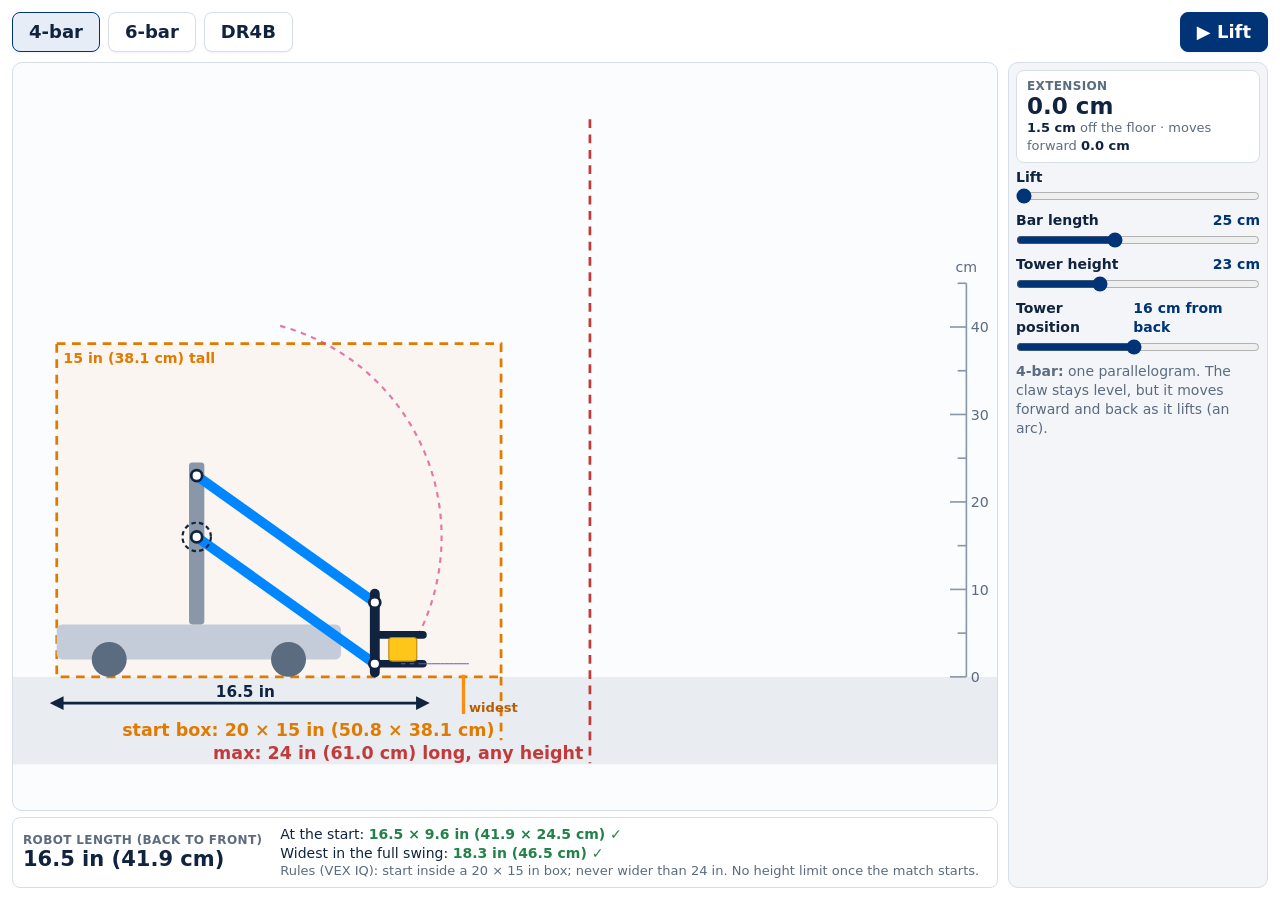
<file: app/sims/lifts.html>
<!doctype html>
<html lang="en">
<head>
<meta charset="utf-8">
<meta name="viewport" content="width=device-width, initial-scale=1">
<title>Robot lifts</title>
<link rel="stylesheet" href="embed.css">
<style>
  .main { flex: 1; min-height: 0; display: grid; grid-template-columns: 1fr 260px; gap: 10px; }
  .left { min-height: 0; display: flex; flex-direction: column; gap: 6px; }
  .lengthBox { flex: none; display: flex; flex-wrap: wrap; align-items: center; gap: 2px 18px; }
  svg { flex: 1; width: 100%; min-height: 0; border: 1px solid var(--line); border-radius: var(--r); background: #fbfcfe; }
  .panel { display: flex; flex-direction: column; gap: 5px; padding: 7px; overflow: auto; font-size: 15px; }
  .big { font-size: 23px; font-weight: 700; line-height: 1.1; font-variant-numeric: tabular-nums; }
  .stat { padding: 7px 10px; border: 1px solid var(--line); border-radius: var(--r-sm); background: var(--surface); }
  .stat small { display: block; color: var(--muted); font-size: 12px; font-weight: 700; letter-spacing: 0.03em; text-transform: uppercase; }
  .ok { color: var(--ok); font-weight: 700; }
  .over { border-color: var(--bad); background: #fbecec; }
  #widest, #start { display: block; font-size: 14px; }
  .lengthBox .big { font-size: 21px; }
  .rules { display: block; font-size: 13px; color: var(--muted); }
  .over .big, .bad { color: var(--bad); font-weight: 700; }
  #warn { padding: 7px 10px; border-radius: var(--r-sm); background: #fbecec; color: var(--bad); font-size: 14px; font-weight: 600; }
  #warn:empty { display: none; }
  label.row { display: grid; gap: 0; font-size: 14px; font-weight: 600; }
  label.row span { display: flex; justify-content: space-between; gap: 6px; }
  label.row b { font-weight: 700; color: var(--accent); }
  label.row input { margin: 2px 0; }
  .sub { display: block; font-size: 13px; color: var(--muted); }
  .sub b { color: var(--ink); }
  label.row.off { color: var(--muted); }
  #about { font-size: 14px; }
</style>
</head>
<body>
  <div class="bar">
    <button data-mode="four">4-bar</button>
    <button data-mode="six">6-bar</button>
    <button data-mode="dr4b">DR4B</button>
    <span class="grow"></span>
    <button class="primary" id="play">▶ Lift</button>
  </div>
  <div class="main">
    <div class="left">
      <svg id="svg" viewBox="0 0 900 600" aria-label="A robot lift"></svg>
      <div class="stat lengthBox" id="lengthBox"><div><small>Robot length (back to front)</small><span class="big" id="length"></span></div>
        <div><span id="start"></span><span id="widest"></span><span class="rules">Rules (VEX IQ): start inside a 20 × 15 in box; never wider than 24 in. No height limit once the match starts.</span></div></div>
    </div>
    <div class="panel box">
      <div class="stat"><small>Extension</small><span class="big" id="ext"></span>
        <span class="sub"><b id="height"></b> off the floor · moves forward <b id="reach"></b></span></div>
      <div id="warn"></div>
      <label class="row"><span>Lift</span><input type="range" id="lift" min="0" max="100" value="0"></label>
      <label class="row"><span>Bar length <b id="lenV"></b></span><input type="range" id="len" min="15" max="40" value="25"></label>
      <label class="row"><span>Tower height <b id="towerV"></b></span><input type="range" id="tower" min="12" max="45" value="23"></label>
      <label class="row" id="posRow"><span>Tower position <b id="posV"></b></span><input type="range" id="pos" min="2" max="31" value="16"></label>
      <div id="about" class="note"></div>
    </div>
  </div>

<script>
  /*
    Three lifts made of parallelograms (two equal bars, the same distance apart at both ends), so
    the end of each stage stays upright and the claw stays level. All three face right (the front).
      4-bar: one stage, from the tower to the claw. The claw swings up in an arc.
      6-bar: VEX's: two 4-bars sharing a long bar. About twice the height of a 4-bar.
      DR4B (double reverse four-bar): two stages, the top one tilted the OTHER way, so the claw goes
            straight up. Its tower is at the front, and its first stage folds back over the robot.
    At the start the claw sits on the floor, off the front of the robot. Extension = how far the
    claw has gone up from there.

    Everything is worked out in cm (x forward from the robot's back edge, y up from the floor), then
    drawn at a scale that fits the whole swing in the picture, so tall lifts just zoom out.
    The size rules are in inches (the game is American), so the robot's length shows inches first.
  */
  const GROUND = 520;                             // the floor line in the picture; under it: the robot's length and the size rules
  const IN = 2.54, START_IN = 20, START_H_IN = 15, MAX_IN = 24;   // start inside 20 in long × 15 in tall; never longer than 24 in; no height limit after the start
  const BASE = 32.5, GAP = 7, FLOOR = 1.5;        // chassis length, bar spacing, the claw's lower pin at the start (cm)
  const CHASSIS = [2, 6], WHEEL = 2;              // the chassis plate (bottom and top, cm), wheel radius
  const FINGER = 5.5, OUT_DR4B = 4;               // claw finger length; the DR4B's bracket holds the claw out in front of the tower
  const GEARS = 3.81;                             // the DR4B's 1:1 gears: two 36-tooth gears, 3 pitch (3.81 cm) apart
  const MODES = {
    four: { hi: 75, about: "<b>4-bar:</b> one parallelogram. The claw stays level, but it moves forward and back as it lifts (an arc)." },
    six:  { hi: 65, about: "<b>6-bar:</b> the first 4-bar's top bar is extra long (purple): it keeps going as the second 4-bar's bottom bar. The green end bar is extra tall: it's the tower for the second 4-bar. 6 bars in all. About twice as high, but it reaches further forward: careful the robot doesn't tip!" },
    dr4b: { hi: 80, about: "<b>DR4B</b> (double reverse four-bar), at the front of the robot: the first stage folds back over the robot and the second tilts the other way. Each stage has its own pins on the tall middle bar (green), and two equal gears (1:1) join them, so both stages always tilt by the same amount. The claw goes <b>straight up and down</b>, from the floor all the way up, and the robot never gets longer." },
  };
  let mode = "four", t = 0, dir = 1, playing = false, L = 25, H = 23, POS = 16;
  const $ = function (id) { return document.getElementById(id); };
  const svg = $("svg"), NS = "http://www.w3.org/2000/svg";
  function el(tag, attrs, parent) { const e = document.createElementNS(NS, tag); for (const k in attrs) e.setAttribute(k, attrs[k]); (parent || svg).append(e); return e; }
  const both = function (cm) { return (cm / IN).toFixed(1) + " in (" + cm.toFixed(1) + " cm)"; };

  const towerX = function () { return mode === "dr4b" ? BASE - 1.5 : POS; };
  const OUT = function () { return mode === "dr4b" ? OUT_DR4B : 0; };

  // The joints for an angle a (degrees above level). end = the claw's mount [upper pin, lower pin].
  function solve(a) {
    const r = a * Math.PI / 180, dx = L * Math.cos(r), dy = L * Math.sin(r), x = towerX();
    const T1 = [x, H], T2 = [x, H - GAP];   // the tower's two pivots
    if (mode === "dr4b") {   // stage 1 points back over the robot, stage 2 forward: the claw stays above the tower
      // Each stage has its own two pins on the tall middle bar (green). Stage 1's top bar (pin M1) and
      // stage 2's bottom bar (pin N2, GEARS above it) each carry a gear; the gears mesh 1:1, so the two
      // stages always tilt by the same angle, opposite ways.
      const M1 = [T1[0] - dx, T1[1] + dy], M2 = [T2[0] - dx, T2[1] + dy];
      const N2 = [M1[0], M1[1] + GEARS], N1 = [N2[0], N2[1] + GAP];
      const E1 = [N1[0] + dx, N1[1] + dy], E2 = [N2[0] + dx, N2[1] + dy];
      return { stages: [[T1, T2, M1, M2], [N1, N2, E1, E2]], gears: [M1, N2], end: [E1, E2] };
    }
    const M1 = [T1[0] + dx, T1[1] + dy], M2 = [T2[0] + dx, T2[1] + dy];
    if (mode === "four") return { stages: [[T1, T2, M1, M2]], end: [M1, M2] };
    // VEX's 6-bar: stage 1's top bar is twice as long and keeps going as stage 2's bottom bar
    // (T1 → M1 → E2, one straight bar). Stage 1's end bar is extra tall (M2 up past M1 to M3):
    // it's the "tower" for stage 2's top bar (M3 → E1). The tall bar crosses the long bar: the X.
    const M3 = [M1[0], M1[1] + GAP], E2 = [M1[0] + dx, M1[1] + dy], E1 = [M3[0] + dx, M3[1] + dy];
    return { six: { T1: T1, T2: T2, M1: M1, M2: M2, M3: M3 }, stages: [[T1, T2, M1, M2], [M3, E1, E2]], end: [E1, E2] };
  }
  // The claw: a plate at the mount (held out by a bracket on the DR4B), two level fingers, a cube
  const plateX = function (s) { return s.end[1][0] + OUT(); };
  const grip = function (s) { return [plateX(s) + 3, s.end[1][1]]; };

  // The lowest angle: the claw's lower pin FLOOR cm off the floor (reachesFloor = false if the bars are too short)
  let reachesFloor = true;
  function lowest() {
    const k = mode === "four" ? (FLOOR - (H - GAP)) / L : mode === "six" ? (FLOOR - H) / (2 * L) : (FLOOR - H - GEARS) / (2 * L);
    reachesFloor = k >= -1;
    return Math.asin(Math.max(-0.98, Math.min(0.98, k))) * 180 / Math.PI;
  }
  let LO = 0;
  const angle = function (p) { return LO + (MODES[mode].hi - LO) * p / 100; };

  // How far the robot reaches, back and front, in one pose: the chassis, every pin, the claw's fingers
  function points(s) {
    let pts = [].concat.apply([], s.stages).concat(s.end);
    if (s.six) pts = pts.concat([s.six.T1, s.six.T2, s.six.M1, s.six.M2, s.six.M3]);
    return pts;
  }
  function span(s) {
    const xs = points(s).map(function (p) { return p[0]; }).concat([0, BASE, plateX(s) + FINGER]);
    return { back: Math.min.apply(null, xs), front: Math.max.apply(null, xs) };
  }

  // The whole swing: the claw's path, the widest pose, the length at the start, and the view's scale
  // The top of the robot in one pose: every pin, the tower, the claw's plate and fingers (cm)
  function tallest(s) {
    let y = H + 1.5;
    points(s).forEach(function (q) { y = Math.max(y, q[1] + 0.6); });
    return Math.max(y, s.end[0][1] + 1, s.end[1][1] + 3.8);
  }
  let swing = [], widest, startLen, startH, origin, S, LEFT, TOPCM;
  function study() {
    LO = lowest();
    swing = []; widest = null; origin = Infinity;
    let minX = 0, maxX = BASE, maxY = START_H_IN * IN + 3;   // room for the start box
    for (let p = 0; p <= 100; p++) {
      const s = solve(angle(p)), sp = span(s), n = sp.front - sp.back;
      swing.push(grip(s));
      if (!widest || n > widest.len) widest = { len: n, x: sp.front };
      if (p === 0) { startLen = n; startH = tallest(s); }
      origin = Math.min(origin, sp.back);
      minX = Math.min(minX, sp.back); maxX = Math.max(maxX, sp.front);
      points(s).forEach(function (q) { maxY = Math.max(maxY, q[1] + 1.5); });
    }
    // fit: the tallest point under the top edge, and everything (with the 24 in line and its label) across
    const right = Math.max(maxX + 14, origin + MAX_IN * IN + 22);
    S = Math.min(8, (GROUND - 30) / maxY, 760 / (right - minX));
    LEFT = 40 - minX * S;
    TOPCM = maxY;
  }
  const X = function (x) { return LEFT + x * S; }, Y = function (y) { return GROUND - y * S; };

  const scene = el("g", {});
  const defs = el("defs", {});
  [["arrow", "#7b4fc9"], ["arrowDark", "#10233f"]].forEach(function (m) {
    const mk = el("marker", { id: m[0], viewBox: "0 0 10 10", refX: 5, refY: 5, markerWidth: 5, markerHeight: 5, orient: "auto-start-reverse" }, defs);
    el("path", { d: "M0 0 L10 5 L0 10 z", fill: m[1] }, mk);
  });

  function draw() {
    const s = solve(angle(t));
    scene.textContent = "";
    const g = scene;
    const bar = function (p, q, color, w) { el("line", { x1: X(p[0]), y1: Y(p[1]), x2: X(q[0]), y2: Y(q[1]), stroke: color, "stroke-width": w || 9, "stroke-linecap": "round" }, g); };
    const pin = function (p) { el("circle", { cx: X(p[0]), cy: Y(p[1]), r: 5, fill: "#fff", stroke: "#10233f", "stroke-width": 2.5 }, g); };

    // floor and ruler
    el("rect", { x: 0, y: GROUND, width: 900, height: 600 - GROUND, fill: "#e9edf2" }, g);
    const top = Math.floor(TOPCM / 5) * 5, step = S < 5 ? 20 : 10;
    for (let cm = 0; cm <= top; cm += 5) {
      el("line", { x1: 872, x2: cm % step ? 864 : 857, y1: Y(cm), y2: Y(cm), stroke: "#8a97a8", "stroke-width": 1.5 }, g);
      if (cm % step === 0) el("text", { x: 876, y: Y(cm) + 5, "font-size": 13, fill: "#5b6b80" }, g).textContent = cm;
    }
    el("line", { x1: 872, x2: 872, y1: GROUND, y2: Y(top), stroke: "#8a97a8", "stroke-width": 1.5 }, g);
    el("text", { x: 862, y: Y(top) - 10, "font-size": 13, fill: "#5b6b80" }, g).textContent = "cm";

    // the size rules, measured from the robot's back-most point in the swing; their labels sit on the
    // floor, under the length measure. The start box: 20 in long × 15 in tall (the robot must fit inside
    // at the start). The max line: 24 in long at any time, with no limit on height.
    const bx = X(origin), bw = START_IN * IN * S, bTop = Y(START_H_IN * IN);
    el("rect", { x: bx, y: bTop, width: bw, height: GROUND - bTop, fill: "#e07b00", "fill-opacity": 0.05, stroke: "#e07b00", "stroke-width": 2.5, "stroke-dasharray": "8 6" }, g);
    el("line", { x1: bx + bw, x2: bx + bw, y1: GROUND, y2: GROUND + 58, stroke: "#e07b00", "stroke-width": 2.5, "stroke-dasharray": "8 6" }, g);
    el("text", { x: bx + bw - 6, y: GROUND + 54, "text-anchor": "end", "font-size": 16, "font-weight": 700, fill: "#e07b00" }, g).textContent = "start box: 20 × 15 in (50.8 × 38.1 cm)";
    el("text", { x: bx + 6, y: bTop + 18, "font-size": 13, "font-weight": 700, fill: "#e07b00" }, g).textContent = "15 in (38.1 cm) tall";
    const mx = X(origin + MAX_IN * IN);
    el("line", { x1: mx, x2: mx, y1: 10, y2: GROUND + 79, stroke: "#c23b3b", "stroke-width": 2.5, "stroke-dasharray": "8 6" }, g);
    el("text", { x: mx - 6, y: GROUND + 75, "text-anchor": "end", "font-size": 16, "font-weight": 700, fill: "#c23b3b" }, g).textContent = "max: 24 in (61.0 cm) long, any height";

    // the claw's path, bottom to top
    el("polyline", { points: swing.map(function (p) { return X(p[0]) + "," + Y(p[1]); }).join(" "), fill: "none", stroke: "#d6458f", "stroke-width": 2, "stroke-dasharray": "5 5", opacity: 0.7 }, g);

    // chassis, wheels, tower
    el("rect", { x: X(0), y: Y(CHASSIS[1]), width: BASE * S, height: (CHASSIS[1] - CHASSIS[0]) * S, rx: 5, fill: "#c3ccd8" }, g);
    [6, BASE - 6].forEach(function (x) { el("circle", { cx: X(x), cy: Y(WHEEL), r: WHEEL * S, fill: "#5b6b80" }, g); });
    const tx = towerX();
    el("rect", { x: X(tx) - 7, y: Y(H + 1.5), width: 14, height: (H + 1.5 - CHASSIS[1]) * S, rx: 3, fill: "#8a97a8" }, g);

    // the bars
    if (s.six) {   // the long shared bar (purple), stage 1's bottom bar, the tall middle bar, stage 2's top bar
      const k = s.six;
      bar(k.T2, k.M2, "#0087ff");
      bar([k.M2[0], k.M2[1] - 1.2], [k.M3[0], k.M3[1] + 1.2], "#2e9e4f");
      bar(k.T1, s.end[1], "#7b4fc9");
      bar(k.M3, s.end[0], "#ff8c0f");
    } else {
      s.stages.forEach(function (st, i) { const c = ["#0087ff", "#ff8c0f"][i]; bar(st[0], st[2], c); bar(st[1], st[3], c); });
      if (s.stages.length > 1) bar([s.stages[0][3][0], s.stages[0][3][1] - 1.2], [s.stages[1][0][0], s.stages[1][0][1] + 1.2], "#2e9e4f");   // the tall middle bar
      if (s.gears) s.gears.forEach(function (q) {   // the 1:1 gears, meshing between the stages
        el("circle", { cx: X(q[0]), cy: Y(q[1]), r: GEARS / 2 * S, fill: "#fff", "fill-opacity": 0.6, stroke: "#5b6b80", "stroke-width": 5, "stroke-dasharray": "3 3" }, g);
      });
    }
    // the claw: an upright plate, two level fingers, a cube
    const e1 = s.end[0], e2 = s.end[1], px = plateX(s);
    bar([e1[0], e1[1] + 1], [e2[0], e2[1] - 1], "#10233f");
    if (OUT()) { bar(e1, [px, e1[1]], "#10233f"); bar(e2, [px, e2[1]], "#10233f"); bar([px, e1[1] + 1], [px, e2[1] - 1], "#10233f"); }
    bar([px, e2[1]], [px + FINGER, e2[1]], "#10233f", 7);
    bar([px, e2[1] + 3.3], [px + FINGER, e2[1] + 3.3], "#10233f", 7);
    el("rect", { x: X(px + 1.6), y: Y(e2[1] + 3), width: 3.2 * S, height: 2.7 * S, rx: 3, fill: "#ffc61a", stroke: "#b8860b" }, g);
    s.stages.forEach(function (st) { st.forEach(pin); });
    el("circle", { cx: X(tx), cy: Y(H - GAP), r: 13, fill: "none", stroke: "#10233f", "stroke-width": 2, "stroke-dasharray": "4 3" }, g);   // the motor

    // the robot's length along the floor, and the widest point in the swing
    const sp = span(s), len = sp.front - sp.back, yy = GROUND + 24;
    el("line", { x1: X(sp.back), x2: X(sp.front), y1: yy, y2: yy, stroke: "#10233f", "stroke-width": 2.5, "marker-start": "url(#arrowDark)", "marker-end": "url(#arrowDark)" }, g);
    el("text", { x: (X(sp.back) + X(sp.front)) / 2 - 22, y: yy - 6, "font-size": 14, "font-weight": 700, fill: "#10233f" }, g).textContent = (len / IN).toFixed(1) + " in";
    el("line", { x1: X(widest.x), x2: X(widest.x), y1: GROUND - 2, y2: GROUND + 34, stroke: "#ff8c0f", "stroke-width": 3 }, g);
    el("text", { x: X(widest.x) + 5, y: GROUND + 32, "font-size": 12, "font-weight": 700, fill: "#b85d00" }, g).textContent = "widest";

    // numbers
    const low = swing[0], now = grip(s);
    const ext = now[1] - low[1], reach = now[0] - low[0];
    $("ext").textContent = ext.toFixed(1) + " cm";
    $("height").textContent = now[1].toFixed(1) + " cm";
    $("reach").textContent = mode === "dr4b" ? "0 cm (straight up ✓)" : (reach > 0.05 ? "+" : "") + reach.toFixed(1) + " cm";
    const over = len > MAX_IN * IN + 0.05, overEver = widest.len > MAX_IN * IN + 0.05, tooLong = startLen > START_IN * IN + 0.05, tooTall = startH > START_H_IN * IN + 0.05, overStart = tooLong || tooTall;
    $("length").textContent = both(len);
    $("lengthBox").classList.toggle("over", over);
    $("start").innerHTML = "At the start: <b class=\"" + (overStart ? "bad" : "ok") + "\">" + (startLen / IN).toFixed(1) + " × " + (startH / IN).toFixed(1) +
      " in (" + startLen.toFixed(1) + " × " + startH.toFixed(1) + " cm)" + (overStart ? ", " + [tooLong ? "over 20 in long" : "", tooTall ? "over 15 in tall" : ""].filter(Boolean).join(" and ") : " ✓") + "</b>";
    $("widest").innerHTML = "Widest in the full swing: <b class=\"" + (overEver ? "bad" : "ok") + "\">" + both(widest.len) +
      (overEver ? ", over 24 in by " + (widest.len / IN - MAX_IN).toFixed(1) + " in" : " ✓") + "</b>";

    // the extension, measured to the right of the claw: from the floor start to now
    const ax = Math.min(Math.max(X(px + FINGER), X(plateX(solve(angle(0))) + FINGER)) + 34, 820);
    el("line", { x1: X(low[0]), x2: ax + 8, y1: Y(low[1]), y2: Y(low[1]), stroke: "#7b4fc9", "stroke-dasharray": "4 4" }, g);
    el("line", { x1: X(px + FINGER), x2: ax + 8, y1: Y(now[1]), y2: Y(now[1]), stroke: "#7b4fc9", "stroke-dasharray": "4 4" }, g);
    if (ext > 1) {
      el("line", { x1: ax, x2: ax, y1: Y(low[1]) - 2, y2: Y(now[1]) + 2, stroke: "#7b4fc9", "stroke-width": 3, "marker-start": "url(#arrow)", "marker-end": "url(#arrow)" }, g);
      el("text", { x: Math.min(ax + 8, 790), y: (Y(low[1]) + Y(now[1])) / 2 + 6, "font-size": 18, "font-weight": 700, fill: "#7b4fc9" }, g).textContent = ext.toFixed(1) + " cm";
    }
  }

  // Warnings about the build: the claw can't reach the floor, or it lands on the robot
  function warn() {
    const s0 = solve(angle(0)), msgs = [];
    if (!reachesFloor) msgs.push("The bars are too short to reach the floor from this tower: lower the tower or use longer bars.");
    else if (plateX(s0) < BASE + 0.5) msgs.push("At the start the claw lands on the robot, not the floor: move the tower forward or use longer bars.");
    $("warn").textContent = msgs.join(" ");
  }

  function rebuild() {
    $("lenV").textContent = L + " cm";
    $("towerV").textContent = H + " cm";
    $("posV").textContent = mode === "dr4b" ? "front (DR4B)" : POS + " cm from back";
    $("pos").disabled = mode === "dr4b";
    $("posRow").classList.toggle("off", mode === "dr4b");
    study(); warn(); draw();
  }
  function setMode(m) {
    mode = m;
    document.querySelectorAll("[data-mode]").forEach(function (b) { b.classList.toggle("on", b.dataset.mode === m); });
    $("about").innerHTML = MODES[m].about;
    rebuild();
  }
  document.querySelectorAll("[data-mode]").forEach(function (b) { b.onclick = function () { setMode(b.dataset.mode); }; });
  const lift = $("lift"), play = $("play");
  lift.oninput = function () { t = +lift.value; playing = false; play.textContent = "▶ Lift"; draw(); };
  $("len").oninput = function () { L = +this.value; rebuild(); };
  $("tower").oninput = function () { H = +this.value; rebuild(); };
  $("pos").oninput = function () { POS = +this.value; rebuild(); };
  play.onclick = function () { playing = !playing; play.textContent = playing ? "❚❚ Stop" : "▶ Lift"; };

  // Play: up to the top, a pause, back down, a pause
  let wait = 0;
  (function loop() {
    if (playing) {
      if (wait > 0) wait--;
      else {
        t += dir * 0.6;
        if (t >= 100 || t <= 0) { t = Math.max(0, Math.min(100, t)); dir = -dir; wait = 50; }
        lift.value = t; draw();
      }
    }
    requestAnimationFrame(loop);
  })();
  setMode(new URLSearchParams(location.search).get("mode") || "four");
</script>
</body>
</html>
</file>
<file: app/sims/embed.css>
/* Shared look for the STEM unit's interactive pages (they're shown on slides in a frame).
   The same colors and corners as Chalkline's tools (_extensions/classroom/ui/ui.css). */
:root {
  --ink: #10233f; --muted: #5b6b80; --line: #d6dee8; --soft: #f3f5f8; --surface: #fff;
  --accent: #003477; --accent-hover: #0a4389; --focus: #0087ff; --ok: #23824a; --bad: #c23b3b;
  --r-sm: 8px; --r: 10px;
}
* { box-sizing: border-box; }
html, body { height: 100%; margin: 0; }
body {
  display: flex; flex-direction: column; gap: 10px; padding: 12px;
  background: var(--surface); color: var(--ink);
  font: 18px/1.35 "Source Sans 3", "Source Sans Pro", system-ui, sans-serif;
}
button {
  display: inline-flex; align-items: center; justify-content: center; gap: 6px; min-height: 40px; padding: 0 16px;
  border: 1px solid var(--line); border-radius: var(--r-sm); background: var(--surface); color: var(--ink);
  font: inherit; font-weight: 600; cursor: pointer; box-shadow: 0 1px 2px rgba(16, 35, 63, 0.06);
}
button:hover { background: var(--soft); }
button.primary { border-color: var(--accent); background: var(--accent); color: #fff; }
button.primary:hover { background: var(--accent-hover); }
button.on { border-color: var(--accent); background: #e6edf7; }
.bar { display: flex; flex-wrap: wrap; align-items: center; gap: 8px; }
.bar .grow { flex: 1; }
.label { color: var(--muted); font-size: 14px; font-weight: 700; letter-spacing: 0.04em; text-transform: uppercase; }
.box { border: 1px solid var(--line); border-radius: var(--r); background: var(--soft); }
.note { color: var(--muted); font-size: 16px; }
input[type=range] { accent-color: var(--accent); }

/* Added in the VEX IQ Vocab copy (not in the Chalkline original): on phones, stack the picture above the panel. */
@media (max-width: 700px) {
  html, body { height: auto; }
  body { padding: 8px; font-size: 16px; }
  body .main { display: flex; flex-direction: column; }
  body .main svg { flex: none; width: 100%; height: auto; aspect-ratio: 3 / 2; }
  body .panel { overflow: visible; }
}
</file>
